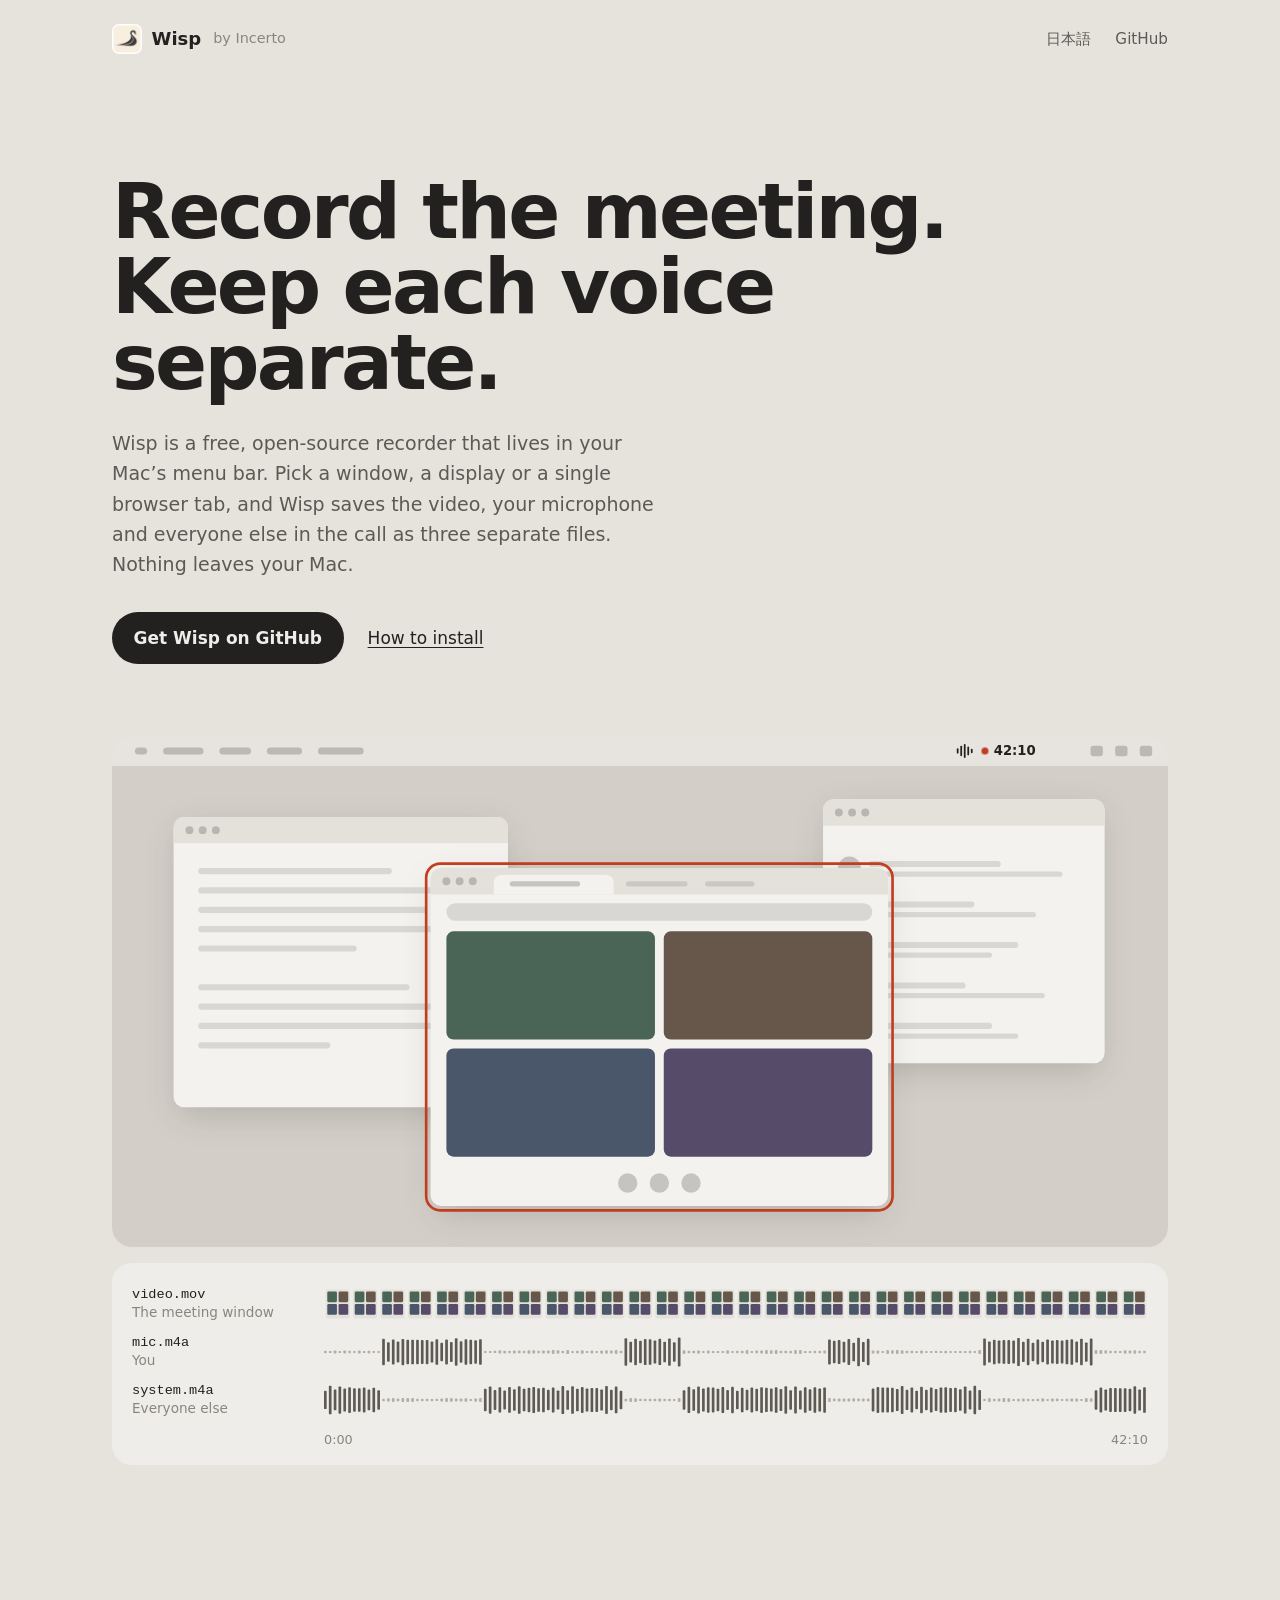
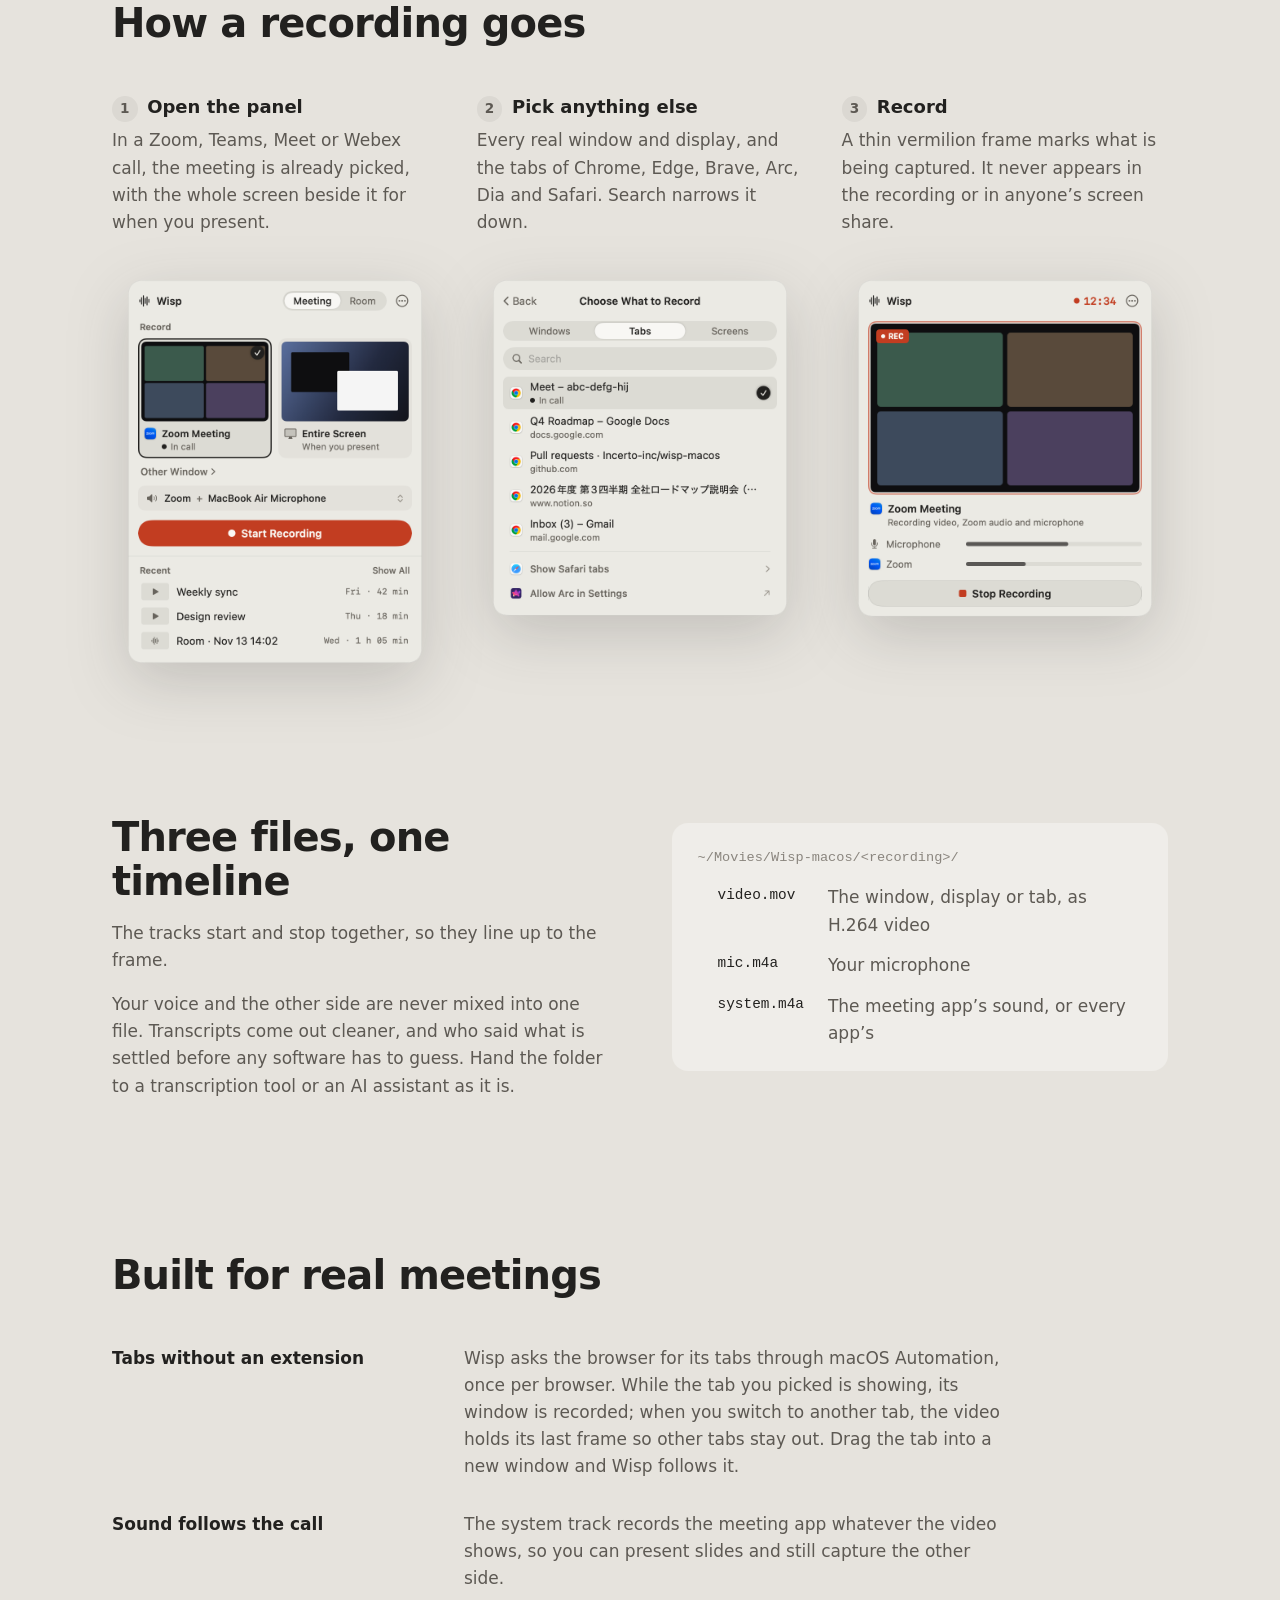
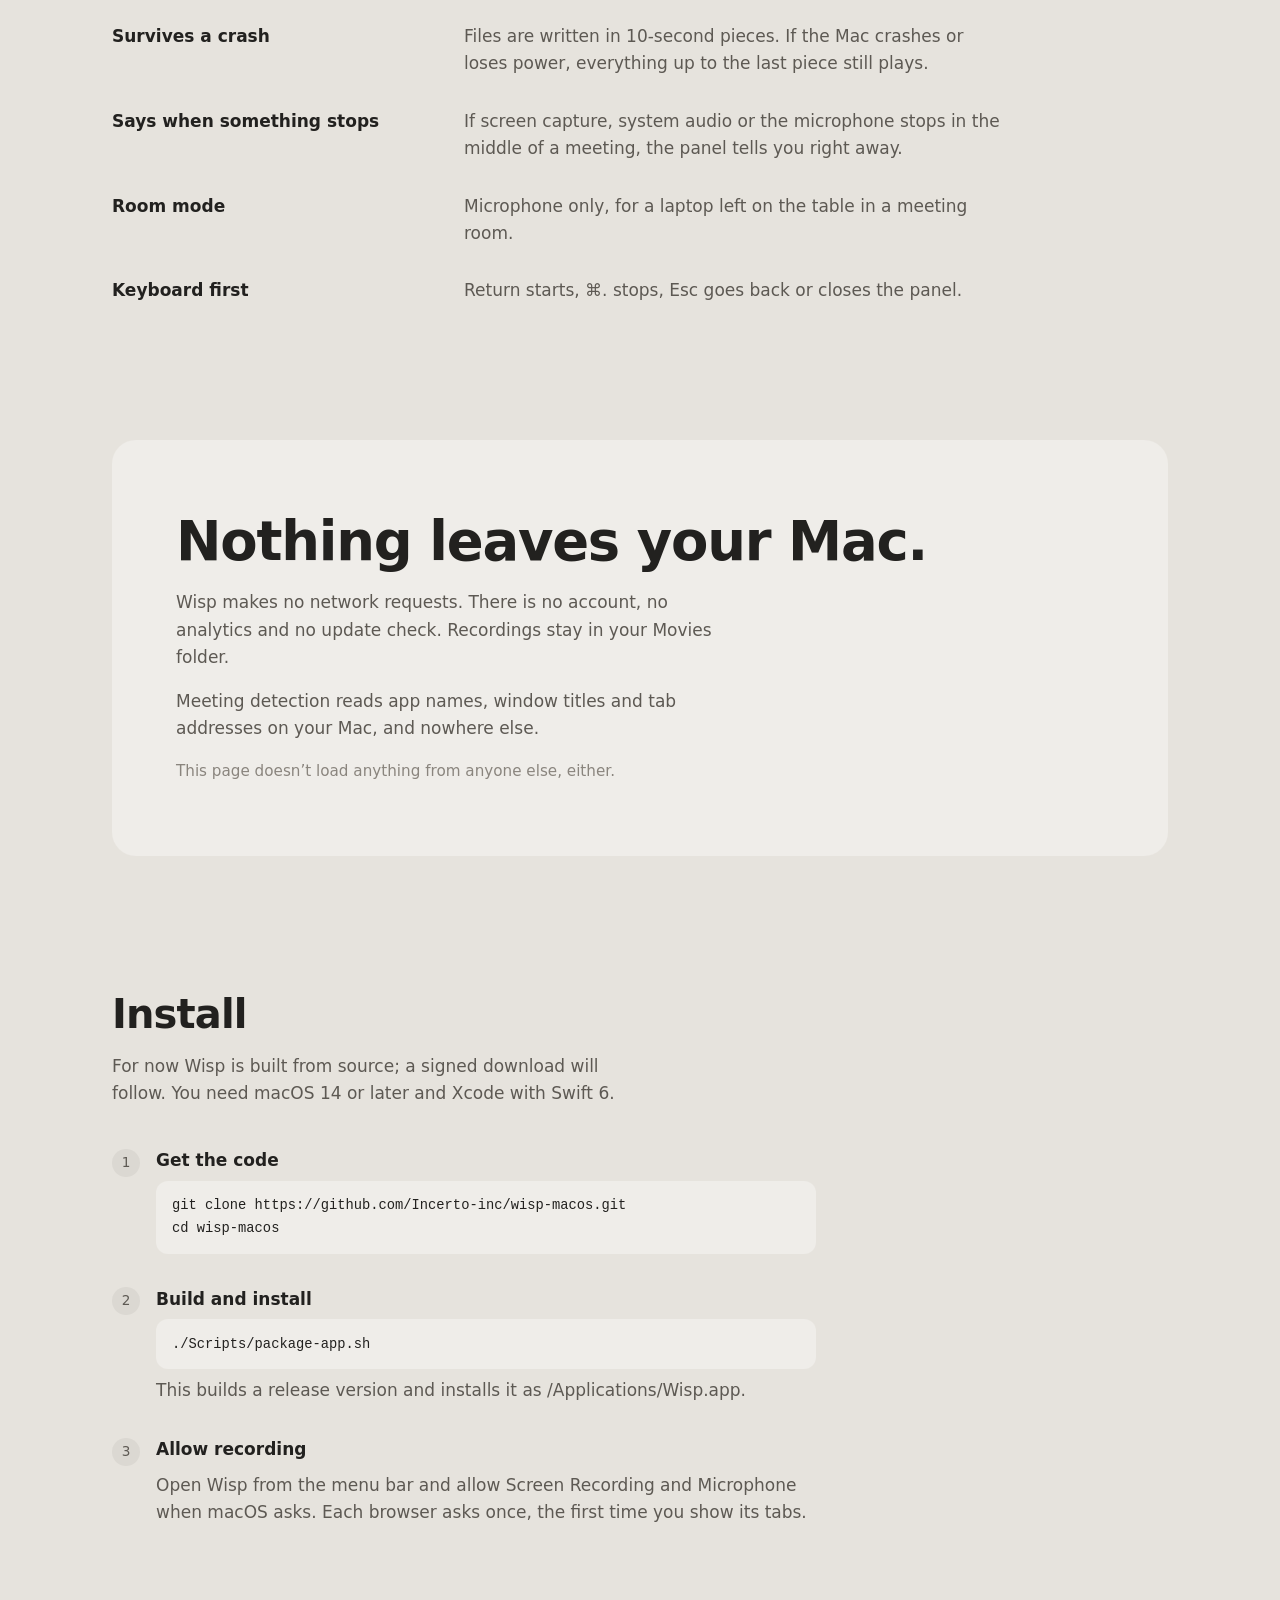
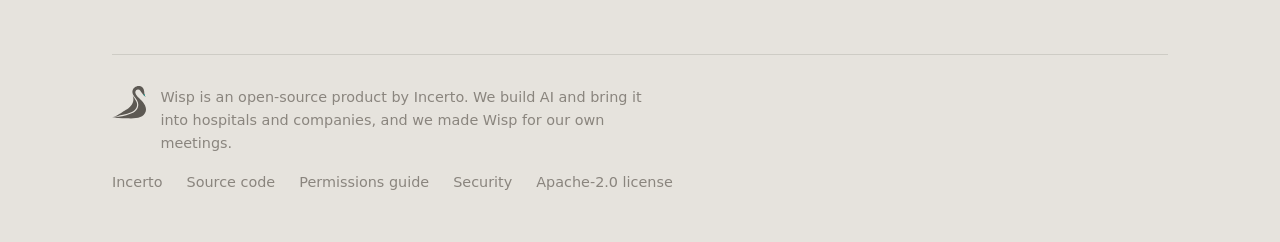
<file: site/index.html>
<!doctype html>
<html lang="en">
<head>
<meta charset="utf-8">
<meta name="viewport" content="width=device-width, initial-scale=1">
<meta name="color-scheme" content="light dark">
<title>Wisp: a meeting recorder that stays on your Mac</title>
<meta name="description" content="Wisp is an open-source macOS menu-bar recorder. Pick a window, a display or one browser tab; it saves the video, your microphone and the other side of the call as three separate files. Nothing leaves your Mac.">
<meta name="author" content="Incerto">
<link rel="icon" href="images/icon-64.png" type="image/png">
<link rel="apple-touch-icon" href="apple-touch-icon.png">
<link rel="alternate" hreflang="en" href="">
<link rel="alternate" hreflang="ja" href="ja/">
<link rel="stylesheet" href="style.css">
</head>
<body>
<header class="site-header wrap">
  <a class="brand" href="./"><img src="images/icon-64.png" width="30" height="30" alt="">Wisp<span class="by">by Incerto</span></a>
  <nav class="site-nav" aria-label="Site">
    <a href="ja/" hreflang="ja">日本語</a>
    <a href="https://github.com/Incerto-inc/wisp-macos">GitHub</a>
  </nav>
</header>
<main>
  <section class="hero wrap">
    <h1>Record the meeting.<br>Keep each voice separate.</h1>
    <p class="lede">Wisp is a free, open-source recorder that lives in your Mac’s menu bar. Pick a window, a display or a single browser tab, and Wisp saves the video, your microphone and everyone else in the call as three separate files. Nothing leaves your Mac.</p>
    <div class="actions">
      <a class="button" href="https://github.com/Incerto-inc/wisp-macos">Get Wisp on GitHub</a>
      <a href="#install">How to install</a>
    </div>
    <div class="recording">
      <div class="stage"><svg viewBox="0 0 1200 580" role="img" aria-label="A Mac desktop with three windows. The browser window holding a video call has a thin vermilion frame around it, and the menu bar shows Wisp recording for 42 minutes."><rect class="d-menubar" x="0" y="0" width="1200" height="34"/><rect class="d-menu" x="26" y="13" width="14" height="8" rx="4"/><rect class="d-menu" x="58" y="13" width="46" height="8" rx="4"/><rect class="d-menu" x="122" y="13" width="36" height="8" rx="4"/><rect class="d-menu" x="176" y="13" width="40" height="8" rx="4"/><rect class="d-menu" x="234" y="13" width="52" height="8" rx="4"/><rect class="d-menu" x="1112" y="11" width="14" height="12" rx="3"/><rect class="d-menu" x="1140" y="11" width="14" height="12" rx="3"/><rect class="d-menu" x="1168" y="11" width="14" height="12" rx="3"/><rect class="d-glyph" x="960" y="14.0" width="2" height="6" rx="1"/><rect class="d-glyph" x="964" y="11.0" width="2" height="12" rx="1"/><rect class="d-glyph" x="968" y="9.0" width="2" height="16" rx="1"/><rect class="d-glyph" x="972" y="12.0" width="2" height="10" rx="1"/><rect class="d-glyph" x="976" y="14.5" width="2" height="5" rx="1"/><circle class="d-rec" cx="992" cy="17" r="4"/><text class="d-time" x="1002" y="22">42:10</text><rect class="d-shadow" x="76" y="106" width="368" height="324" rx="14"/><rect class="d-win" x="70" y="92" width="380" height="330" rx="12"/><path class="d-bar" d="M70 104a12 12 0 0 1 12-12h356a12 12 0 0 1 12 12v18h-380z"/><circle class="d-ink-2" cx="88" cy="107" r="4.5"/><circle class="d-ink-2" cx="103" cy="107" r="4.5"/><circle class="d-ink-2" cx="118" cy="107" r="4.5"/><rect class="d-ink" x="98" y="150" width="220" height="7" rx="3.5"/><rect class="d-ink" x="98" y="172" width="300" height="7" rx="3.5"/><rect class="d-ink" x="98" y="194" width="260" height="7" rx="3.5"/><rect class="d-ink" x="98" y="216" width="290" height="7" rx="3.5"/><rect class="d-ink" x="98" y="238" width="180" height="7" rx="3.5"/><rect class="d-ink" x="98" y="260" width="0" height="7" rx="3.5"/><rect class="d-ink" x="98" y="282" width="240" height="7" rx="3.5"/><rect class="d-ink" x="98" y="304" width="300" height="7" rx="3.5"/><rect class="d-ink" x="98" y="326" width="270" height="7" rx="3.5"/><rect class="d-ink" x="98" y="348" width="150" height="7" rx="3.5"/><rect class="d-shadow" x="814" y="86" width="308" height="294" rx="14"/><rect class="d-win" x="808" y="72" width="320" height="300" rx="12"/><path class="d-bar" d="M808 84a12 12 0 0 1 12-12h296a12 12 0 0 1 12 12v18h-320z"/><circle class="d-ink-2" cx="826" cy="87" r="4.5"/><circle class="d-ink-2" cx="841" cy="87" r="4.5"/><circle class="d-ink-2" cx="856" cy="87" r="4.5"/><circle class="d-ink-2" cx="838" cy="150" r="13"/><rect class="d-ink" x="860" y="142" width="150" height="7" rx="3.5"/><rect class="d-ink" x="860" y="154" width="220" height="6" rx="3"/><circle class="d-ink-2" cx="838" cy="196" r="13"/><rect class="d-ink" x="860" y="188" width="120" height="7" rx="3.5"/><rect class="d-ink" x="860" y="200" width="190" height="6" rx="3"/><circle class="d-ink-2" cx="838" cy="242" r="13"/><rect class="d-ink" x="860" y="234" width="170" height="7" rx="3.5"/><rect class="d-ink" x="860" y="246" width="140" height="6" rx="3"/><circle class="d-ink-2" cx="838" cy="288" r="13"/><rect class="d-ink" x="860" y="280" width="110" height="7" rx="3.5"/><rect class="d-ink" x="860" y="292" width="200" height="6" rx="3"/><circle class="d-ink-2" cx="838" cy="334" r="13"/><rect class="d-ink" x="860" y="326" width="140" height="7" rx="3.5"/><rect class="d-ink" x="860" y="338" width="170" height="6" rx="3"/><rect class="d-shadow" x="368" y="164" width="508" height="378" rx="14"/><rect class="d-win" x="362" y="150" width="520" height="384" rx="12"/><path class="d-bar" d="M362 162a12 12 0 0 1 12-12h496a12 12 0 0 1 12 12v18h-520z"/><circle class="d-ink-2" cx="380" cy="165" r="4.5"/><circle class="d-ink-2" cx="395" cy="165" r="4.5"/><circle class="d-ink-2" cx="410" cy="165" r="4.5"/><path class="d-win" d="M434 180v-14a8 8 0 0 1 8-8h120a8 8 0 0 1 8 8v14z"/><rect class="d-ink-2" x="452" y="165" width="80" height="6" rx="3"/><rect class="d-ink" x="584" y="165" width="70" height="6" rx="3"/><rect class="d-ink" x="674" y="165" width="56" height="6" rx="3"/><rect class="d-ink" x="380" y="190" width="484" height="20" rx="10"/><rect class="f-tile-1" x="380.0" y="222.0" width="237.0" height="123.0" rx="8"/><rect class="f-tile-2" x="627.0" y="222.0" width="237.0" height="123.0" rx="8"/><rect class="f-tile-3" x="380.0" y="355.0" width="237.0" height="123.0" rx="8"/><rect class="f-tile-4" x="627.0" y="355.0" width="237.0" height="123.0" rx="8"/><circle class="d-ink-2" cx="586" cy="508" r="11"/><circle class="d-ink-2" cx="622" cy="508" r="11"/><circle class="d-ink-2" cx="658" cy="508" r="11"/><rect class="frame" pathLength="1" x="357" y="145" width="530" height="394" rx="16"/></svg></div>
      <div class="tracks" role="group" aria-label="The three files Wisp writes, on one timeline">
        <div class="track"><div class="track-name"><code>video.mov</code><span>The meeting window</span></div><div class="lane"><svg viewBox="0 0 1000 40" preserveAspectRatio="none" aria-hidden="true"><rect class="f-frame" x="2.0" y="4" width="29.3" height="32" rx="3"/><rect class="f-tile-1" x="4.0" y="6" width="11.7" height="12" rx="1.5"/><rect class="f-tile-2" x="17.7" y="6" width="11.7" height="12" rx="1.5"/><rect class="f-tile-3" x="4.0" y="20" width="11.7" height="12" rx="1.5"/><rect class="f-tile-4" x="17.7" y="20" width="11.7" height="12" rx="1.5"/><rect class="f-frame" x="35.3" y="4" width="29.3" height="32" rx="3"/><rect class="f-tile-1" x="37.3" y="6" width="11.7" height="12" rx="1.5"/><rect class="f-tile-2" x="51.0" y="6" width="11.7" height="12" rx="1.5"/><rect class="f-tile-3" x="37.3" y="20" width="11.7" height="12" rx="1.5"/><rect class="f-tile-4" x="51.0" y="20" width="11.7" height="12" rx="1.5"/><rect class="f-frame" x="68.7" y="4" width="29.3" height="32" rx="3"/><rect class="f-tile-1" x="70.7" y="6" width="11.7" height="12" rx="1.5"/><rect class="f-tile-2" x="84.3" y="6" width="11.7" height="12" rx="1.5"/><rect class="f-tile-3" x="70.7" y="20" width="11.7" height="12" rx="1.5"/><rect class="f-tile-4" x="84.3" y="20" width="11.7" height="12" rx="1.5"/><rect class="f-frame" x="102.0" y="4" width="29.3" height="32" rx="3"/><rect class="f-tile-1" x="104.0" y="6" width="11.7" height="12" rx="1.5"/><rect class="f-tile-2" x="117.7" y="6" width="11.7" height="12" rx="1.5"/><rect class="f-tile-3" x="104.0" y="20" width="11.7" height="12" rx="1.5"/><rect class="f-tile-4" x="117.7" y="20" width="11.7" height="12" rx="1.5"/><rect class="f-frame" x="135.3" y="4" width="29.3" height="32" rx="3"/><rect class="f-tile-1" x="137.3" y="6" width="11.7" height="12" rx="1.5"/><rect class="f-tile-2" x="151.0" y="6" width="11.7" height="12" rx="1.5"/><rect class="f-tile-3" x="137.3" y="20" width="11.7" height="12" rx="1.5"/><rect class="f-tile-4" x="151.0" y="20" width="11.7" height="12" rx="1.5"/><rect class="f-frame" x="168.7" y="4" width="29.3" height="32" rx="3"/><rect class="f-tile-1" x="170.7" y="6" width="11.7" height="12" rx="1.5"/><rect class="f-tile-2" x="184.3" y="6" width="11.7" height="12" rx="1.5"/><rect class="f-tile-3" x="170.7" y="20" width="11.7" height="12" rx="1.5"/><rect class="f-tile-4" x="184.3" y="20" width="11.7" height="12" rx="1.5"/><rect class="f-frame" x="202.0" y="4" width="29.3" height="32" rx="3"/><rect class="f-tile-1" x="204.0" y="6" width="11.7" height="12" rx="1.5"/><rect class="f-tile-2" x="217.7" y="6" width="11.7" height="12" rx="1.5"/><rect class="f-tile-3" x="204.0" y="20" width="11.7" height="12" rx="1.5"/><rect class="f-tile-4" x="217.7" y="20" width="11.7" height="12" rx="1.5"/><rect class="f-frame" x="235.3" y="4" width="29.3" height="32" rx="3"/><rect class="f-tile-1" x="237.3" y="6" width="11.7" height="12" rx="1.5"/><rect class="f-tile-2" x="251.0" y="6" width="11.7" height="12" rx="1.5"/><rect class="f-tile-3" x="237.3" y="20" width="11.7" height="12" rx="1.5"/><rect class="f-tile-4" x="251.0" y="20" width="11.7" height="12" rx="1.5"/><rect class="f-frame" x="268.7" y="4" width="29.3" height="32" rx="3"/><rect class="f-tile-1" x="270.7" y="6" width="11.7" height="12" rx="1.5"/><rect class="f-tile-2" x="284.3" y="6" width="11.7" height="12" rx="1.5"/><rect class="f-tile-3" x="270.7" y="20" width="11.7" height="12" rx="1.5"/><rect class="f-tile-4" x="284.3" y="20" width="11.7" height="12" rx="1.5"/><rect class="f-frame" x="302.0" y="4" width="29.3" height="32" rx="3"/><rect class="f-tile-1" x="304.0" y="6" width="11.7" height="12" rx="1.5"/><rect class="f-tile-2" x="317.7" y="6" width="11.7" height="12" rx="1.5"/><rect class="f-tile-3" x="304.0" y="20" width="11.7" height="12" rx="1.5"/><rect class="f-tile-4" x="317.7" y="20" width="11.7" height="12" rx="1.5"/><rect class="f-frame" x="335.3" y="4" width="29.3" height="32" rx="3"/><rect class="f-tile-1" x="337.3" y="6" width="11.7" height="12" rx="1.5"/><rect class="f-tile-2" x="351.0" y="6" width="11.7" height="12" rx="1.5"/><rect class="f-tile-3" x="337.3" y="20" width="11.7" height="12" rx="1.5"/><rect class="f-tile-4" x="351.0" y="20" width="11.7" height="12" rx="1.5"/><rect class="f-frame" x="368.7" y="4" width="29.3" height="32" rx="3"/><rect class="f-tile-1" x="370.7" y="6" width="11.7" height="12" rx="1.5"/><rect class="f-tile-2" x="384.3" y="6" width="11.7" height="12" rx="1.5"/><rect class="f-tile-3" x="370.7" y="20" width="11.7" height="12" rx="1.5"/><rect class="f-tile-4" x="384.3" y="20" width="11.7" height="12" rx="1.5"/><rect class="f-frame" x="402.0" y="4" width="29.3" height="32" rx="3"/><rect class="f-tile-1" x="404.0" y="6" width="11.7" height="12" rx="1.5"/><rect class="f-tile-2" x="417.7" y="6" width="11.7" height="12" rx="1.5"/><rect class="f-tile-3" x="404.0" y="20" width="11.7" height="12" rx="1.5"/><rect class="f-tile-4" x="417.7" y="20" width="11.7" height="12" rx="1.5"/><rect class="f-frame" x="435.3" y="4" width="29.3" height="32" rx="3"/><rect class="f-tile-1" x="437.3" y="6" width="11.7" height="12" rx="1.5"/><rect class="f-tile-2" x="451.0" y="6" width="11.7" height="12" rx="1.5"/><rect class="f-tile-3" x="437.3" y="20" width="11.7" height="12" rx="1.5"/><rect class="f-tile-4" x="451.0" y="20" width="11.7" height="12" rx="1.5"/><rect class="f-frame" x="468.7" y="4" width="29.3" height="32" rx="3"/><rect class="f-tile-1" x="470.7" y="6" width="11.7" height="12" rx="1.5"/><rect class="f-tile-2" x="484.3" y="6" width="11.7" height="12" rx="1.5"/><rect class="f-tile-3" x="470.7" y="20" width="11.7" height="12" rx="1.5"/><rect class="f-tile-4" x="484.3" y="20" width="11.7" height="12" rx="1.5"/><rect class="f-frame" x="502.0" y="4" width="29.3" height="32" rx="3"/><rect class="f-tile-1" x="504.0" y="6" width="11.7" height="12" rx="1.5"/><rect class="f-tile-2" x="517.7" y="6" width="11.7" height="12" rx="1.5"/><rect class="f-tile-3" x="504.0" y="20" width="11.7" height="12" rx="1.5"/><rect class="f-tile-4" x="517.7" y="20" width="11.7" height="12" rx="1.5"/><rect class="f-frame" x="535.3" y="4" width="29.3" height="32" rx="3"/><rect class="f-tile-1" x="537.3" y="6" width="11.7" height="12" rx="1.5"/><rect class="f-tile-2" x="551.0" y="6" width="11.7" height="12" rx="1.5"/><rect class="f-tile-3" x="537.3" y="20" width="11.7" height="12" rx="1.5"/><rect class="f-tile-4" x="551.0" y="20" width="11.7" height="12" rx="1.5"/><rect class="f-frame" x="568.7" y="4" width="29.3" height="32" rx="3"/><rect class="f-tile-1" x="570.7" y="6" width="11.7" height="12" rx="1.5"/><rect class="f-tile-2" x="584.3" y="6" width="11.7" height="12" rx="1.5"/><rect class="f-tile-3" x="570.7" y="20" width="11.7" height="12" rx="1.5"/><rect class="f-tile-4" x="584.3" y="20" width="11.7" height="12" rx="1.5"/><rect class="f-frame" x="602.0" y="4" width="29.3" height="32" rx="3"/><rect class="f-tile-1" x="604.0" y="6" width="11.7" height="12" rx="1.5"/><rect class="f-tile-2" x="617.7" y="6" width="11.7" height="12" rx="1.5"/><rect class="f-tile-3" x="604.0" y="20" width="11.7" height="12" rx="1.5"/><rect class="f-tile-4" x="617.7" y="20" width="11.7" height="12" rx="1.5"/><rect class="f-frame" x="635.3" y="4" width="29.3" height="32" rx="3"/><rect class="f-tile-1" x="637.3" y="6" width="11.7" height="12" rx="1.5"/><rect class="f-tile-2" x="651.0" y="6" width="11.7" height="12" rx="1.5"/><rect class="f-tile-3" x="637.3" y="20" width="11.7" height="12" rx="1.5"/><rect class="f-tile-4" x="651.0" y="20" width="11.7" height="12" rx="1.5"/><rect class="f-frame" x="668.7" y="4" width="29.3" height="32" rx="3"/><rect class="f-tile-1" x="670.7" y="6" width="11.7" height="12" rx="1.5"/><rect class="f-tile-2" x="684.3" y="6" width="11.7" height="12" rx="1.5"/><rect class="f-tile-3" x="670.7" y="20" width="11.7" height="12" rx="1.5"/><rect class="f-tile-4" x="684.3" y="20" width="11.7" height="12" rx="1.5"/><rect class="f-frame" x="702.0" y="4" width="29.3" height="32" rx="3"/><rect class="f-tile-1" x="704.0" y="6" width="11.7" height="12" rx="1.5"/><rect class="f-tile-2" x="717.7" y="6" width="11.7" height="12" rx="1.5"/><rect class="f-tile-3" x="704.0" y="20" width="11.7" height="12" rx="1.5"/><rect class="f-tile-4" x="717.7" y="20" width="11.7" height="12" rx="1.5"/><rect class="f-frame" x="735.3" y="4" width="29.3" height="32" rx="3"/><rect class="f-tile-1" x="737.3" y="6" width="11.7" height="12" rx="1.5"/><rect class="f-tile-2" x="751.0" y="6" width="11.7" height="12" rx="1.5"/><rect class="f-tile-3" x="737.3" y="20" width="11.7" height="12" rx="1.5"/><rect class="f-tile-4" x="751.0" y="20" width="11.7" height="12" rx="1.5"/><rect class="f-frame" x="768.7" y="4" width="29.3" height="32" rx="3"/><rect class="f-tile-1" x="770.7" y="6" width="11.7" height="12" rx="1.5"/><rect class="f-tile-2" x="784.3" y="6" width="11.7" height="12" rx="1.5"/><rect class="f-tile-3" x="770.7" y="20" width="11.7" height="12" rx="1.5"/><rect class="f-tile-4" x="784.3" y="20" width="11.7" height="12" rx="1.5"/><rect class="f-frame" x="802.0" y="4" width="29.3" height="32" rx="3"/><rect class="f-tile-1" x="804.0" y="6" width="11.7" height="12" rx="1.5"/><rect class="f-tile-2" x="817.7" y="6" width="11.7" height="12" rx="1.5"/><rect class="f-tile-3" x="804.0" y="20" width="11.7" height="12" rx="1.5"/><rect class="f-tile-4" x="817.7" y="20" width="11.7" height="12" rx="1.5"/><rect class="f-frame" x="835.3" y="4" width="29.3" height="32" rx="3"/><rect class="f-tile-1" x="837.3" y="6" width="11.7" height="12" rx="1.5"/><rect class="f-tile-2" x="851.0" y="6" width="11.7" height="12" rx="1.5"/><rect class="f-tile-3" x="837.3" y="20" width="11.7" height="12" rx="1.5"/><rect class="f-tile-4" x="851.0" y="20" width="11.7" height="12" rx="1.5"/><rect class="f-frame" x="868.7" y="4" width="29.3" height="32" rx="3"/><rect class="f-tile-1" x="870.7" y="6" width="11.7" height="12" rx="1.5"/><rect class="f-tile-2" x="884.3" y="6" width="11.7" height="12" rx="1.5"/><rect class="f-tile-3" x="870.7" y="20" width="11.7" height="12" rx="1.5"/><rect class="f-tile-4" x="884.3" y="20" width="11.7" height="12" rx="1.5"/><rect class="f-frame" x="902.0" y="4" width="29.3" height="32" rx="3"/><rect class="f-tile-1" x="904.0" y="6" width="11.7" height="12" rx="1.5"/><rect class="f-tile-2" x="917.7" y="6" width="11.7" height="12" rx="1.5"/><rect class="f-tile-3" x="904.0" y="20" width="11.7" height="12" rx="1.5"/><rect class="f-tile-4" x="917.7" y="20" width="11.7" height="12" rx="1.5"/><rect class="f-frame" x="935.3" y="4" width="29.3" height="32" rx="3"/><rect class="f-tile-1" x="937.3" y="6" width="11.7" height="12" rx="1.5"/><rect class="f-tile-2" x="951.0" y="6" width="11.7" height="12" rx="1.5"/><rect class="f-tile-3" x="937.3" y="20" width="11.7" height="12" rx="1.5"/><rect class="f-tile-4" x="951.0" y="20" width="11.7" height="12" rx="1.5"/><rect class="f-frame" x="968.7" y="4" width="29.3" height="32" rx="3"/><rect class="f-tile-1" x="970.7" y="6" width="11.7" height="12" rx="1.5"/><rect class="f-tile-2" x="984.3" y="6" width="11.7" height="12" rx="1.5"/><rect class="f-tile-3" x="970.7" y="20" width="11.7" height="12" rx="1.5"/><rect class="f-tile-4" x="984.3" y="20" width="11.7" height="12" rx="1.5"/></svg></div></div><div class="track"><div class="track-name"><code>mic.m4a</code><span>You</span></div><div class="lane"><svg viewBox="0 0 1000 40" preserveAspectRatio="none" aria-hidden="true"><rect class="w-quiet" x="0.0" y="18.6" width="3.24" height="2.8" rx="1"/><rect class="w-quiet" x="5.9" y="18.8" width="3.24" height="2.4" rx="1"/><rect class="w-quiet" x="11.8" y="18.2" width="3.24" height="3.6" rx="1"/><rect class="w-quiet" x="17.6" y="18.9" width="3.24" height="2.2" rx="1"/><rect class="w-quiet" x="23.5" y="18.3" width="3.24" height="3.3" rx="1"/><rect class="w-quiet" x="29.4" y="18.5" width="3.24" height="2.9" rx="1"/><rect class="w-quiet" x="35.3" y="18.9" width="3.24" height="2.1" rx="1"/><rect class="w-quiet" x="41.2" y="18.4" width="3.24" height="3.3" rx="1"/><rect class="w-quiet" x="47.1" y="19.0" width="3.24" height="2.1" rx="1"/><rect class="w-quiet" x="52.9" y="18.5" width="3.24" height="3.1" rx="1"/><rect class="w-quiet" x="58.8" y="18.9" width="3.24" height="2.2" rx="1"/><rect class="w-quiet" x="64.7" y="18.9" width="3.24" height="2.2" rx="1"/><rect class="w-bar" x="70.6" y="5.3" width="3.24" height="29.3" rx="1"/><rect class="w-bar" x="76.5" y="9.3" width="3.24" height="21.5" rx="1"/><rect class="w-bar" x="82.4" y="6.2" width="3.24" height="27.7" rx="1"/><rect class="w-bar" x="88.2" y="8.4" width="3.24" height="23.2" rx="1"/><rect class="w-bar" x="94.1" y="5.5" width="3.24" height="29.1" rx="1"/><rect class="w-bar" x="100.0" y="6.5" width="3.24" height="27.0" rx="1"/><rect class="w-bar" x="105.9" y="6.3" width="3.24" height="27.4" rx="1"/><rect class="w-bar" x="111.8" y="6.4" width="3.24" height="27.2" rx="1"/><rect class="w-bar" x="117.6" y="6.8" width="3.24" height="26.4" rx="1"/><rect class="w-bar" x="123.5" y="6.6" width="3.24" height="26.9" rx="1"/><rect class="w-bar" x="129.4" y="8.2" width="3.24" height="23.6" rx="1"/><rect class="w-bar" x="135.3" y="5.7" width="3.24" height="28.6" rx="1"/><rect class="w-bar" x="141.2" y="9.7" width="3.24" height="20.6" rx="1"/><rect class="w-bar" x="147.1" y="6.1" width="3.24" height="27.8" rx="1"/><rect class="w-bar" x="152.9" y="8.9" width="3.24" height="22.1" rx="1"/><rect class="w-bar" x="158.8" y="4.8" width="3.24" height="30.5" rx="1"/><rect class="w-bar" x="164.7" y="8.0" width="3.24" height="23.9" rx="1"/><rect class="w-bar" x="170.6" y="5.8" width="3.24" height="28.3" rx="1"/><rect class="w-bar" x="176.5" y="6.5" width="3.24" height="27.0" rx="1"/><rect class="w-bar" x="182.4" y="7.0" width="3.24" height="26.0" rx="1"/><rect class="w-bar" x="188.2" y="5.8" width="3.24" height="28.3" rx="1"/><rect class="w-quiet" x="194.1" y="18.9" width="3.24" height="2.2" rx="1"/><rect class="w-quiet" x="200.0" y="18.9" width="3.24" height="2.1" rx="1"/><rect class="w-quiet" x="205.9" y="18.7" width="3.24" height="2.5" rx="1"/><rect class="w-quiet" x="211.8" y="18.1" width="3.24" height="3.7" rx="1"/><rect class="w-quiet" x="217.6" y="18.5" width="3.24" height="3.1" rx="1"/><rect class="w-quiet" x="223.5" y="18.6" width="3.24" height="2.8" rx="1"/><rect class="w-quiet" x="229.4" y="18.3" width="3.24" height="3.5" rx="1"/><rect class="w-quiet" x="235.3" y="18.4" width="3.24" height="3.1" rx="1"/><rect class="w-quiet" x="241.2" y="18.6" width="3.24" height="2.7" rx="1"/><rect class="w-quiet" x="247.1" y="18.0" width="3.24" height="4.0" rx="1"/><rect class="w-quiet" x="252.9" y="18.1" width="3.24" height="3.7" rx="1"/><rect class="w-quiet" x="258.8" y="18.7" width="3.24" height="2.6" rx="1"/><rect class="w-quiet" x="264.7" y="18.3" width="3.24" height="3.4" rx="1"/><rect class="w-quiet" x="270.6" y="18.3" width="3.24" height="3.3" rx="1"/><rect class="w-quiet" x="276.5" y="17.9" width="3.24" height="4.2" rx="1"/><rect class="w-quiet" x="282.4" y="18.1" width="3.24" height="3.8" rx="1"/><rect class="w-quiet" x="288.2" y="18.6" width="3.24" height="2.7" rx="1"/><rect class="w-quiet" x="294.1" y="17.8" width="3.24" height="4.5" rx="1"/><rect class="w-quiet" x="300.0" y="18.9" width="3.24" height="2.3" rx="1"/><rect class="w-quiet" x="305.9" y="18.5" width="3.24" height="3.0" rx="1"/><rect class="w-quiet" x="311.8" y="18.1" width="3.24" height="3.9" rx="1"/><rect class="w-quiet" x="317.6" y="18.8" width="3.24" height="2.4" rx="1"/><rect class="w-quiet" x="323.5" y="18.4" width="3.24" height="3.2" rx="1"/><rect class="w-quiet" x="329.4" y="19.0" width="3.24" height="2.1" rx="1"/><rect class="w-quiet" x="335.3" y="18.2" width="3.24" height="3.7" rx="1"/><rect class="w-quiet" x="341.2" y="18.0" width="3.24" height="3.9" rx="1"/><rect class="w-quiet" x="347.1" y="18.3" width="3.24" height="3.4" rx="1"/><rect class="w-quiet" x="352.9" y="17.9" width="3.24" height="4.2" rx="1"/><rect class="w-quiet" x="358.8" y="18.6" width="3.24" height="2.8" rx="1"/><rect class="w-bar" x="364.7" y="4.8" width="3.24" height="30.4" rx="1"/><rect class="w-bar" x="370.6" y="8.5" width="3.24" height="23.1" rx="1"/><rect class="w-bar" x="376.5" y="5.4" width="3.24" height="29.2" rx="1"/><rect class="w-bar" x="382.4" y="7.5" width="3.24" height="25.0" rx="1"/><rect class="w-bar" x="388.2" y="5.6" width="3.24" height="28.9" rx="1"/><rect class="w-bar" x="394.1" y="5.7" width="3.24" height="28.5" rx="1"/><rect class="w-bar" x="400.0" y="7.1" width="3.24" height="25.8" rx="1"/><rect class="w-bar" x="405.9" y="5.4" width="3.24" height="29.1" rx="1"/><rect class="w-bar" x="411.8" y="8.5" width="3.24" height="23.0" rx="1"/><rect class="w-bar" x="417.6" y="4.9" width="3.24" height="30.3" rx="1"/><rect class="w-bar" x="423.5" y="9.2" width="3.24" height="21.5" rx="1"/><rect class="w-bar" x="429.4" y="4.0" width="3.24" height="32.0" rx="1"/><rect class="w-quiet" x="435.3" y="18.0" width="3.24" height="4.1" rx="1"/><rect class="w-quiet" x="441.2" y="18.6" width="3.24" height="2.7" rx="1"/><rect class="w-quiet" x="447.1" y="18.5" width="3.24" height="3.0" rx="1"/><rect class="w-quiet" x="452.9" y="18.2" width="3.24" height="3.7" rx="1"/><rect class="w-quiet" x="458.8" y="19.0" width="3.24" height="2.1" rx="1"/><rect class="w-quiet" x="464.7" y="18.4" width="3.24" height="3.2" rx="1"/><rect class="w-quiet" x="470.6" y="18.8" width="3.24" height="2.4" rx="1"/><rect class="w-quiet" x="476.5" y="18.9" width="3.24" height="2.3" rx="1"/><rect class="w-quiet" x="482.4" y="18.9" width="3.24" height="2.1" rx="1"/><rect class="w-quiet" x="488.2" y="18.0" width="3.24" height="3.9" rx="1"/><rect class="w-quiet" x="494.1" y="18.8" width="3.24" height="2.3" rx="1"/><rect class="w-quiet" x="500.0" y="18.7" width="3.24" height="2.6" rx="1"/><rect class="w-quiet" x="505.9" y="18.5" width="3.24" height="3.0" rx="1"/><rect class="w-quiet" x="511.8" y="17.9" width="3.24" height="4.2" rx="1"/><rect class="w-quiet" x="517.6" y="18.9" width="3.24" height="2.2" rx="1"/><rect class="w-quiet" x="523.5" y="18.4" width="3.24" height="3.1" rx="1"/><rect class="w-quiet" x="529.4" y="18.3" width="3.24" height="3.4" rx="1"/><rect class="w-quiet" x="535.3" y="17.9" width="3.24" height="4.2" rx="1"/><rect class="w-quiet" x="541.2" y="18.0" width="3.24" height="4.0" rx="1"/><rect class="w-quiet" x="547.1" y="17.9" width="3.24" height="4.2" rx="1"/><rect class="w-quiet" x="552.9" y="18.7" width="3.24" height="2.7" rx="1"/><rect class="w-quiet" x="558.8" y="18.5" width="3.24" height="3.0" rx="1"/><rect class="w-quiet" x="564.7" y="18.6" width="3.24" height="2.9" rx="1"/><rect class="w-quiet" x="570.6" y="17.9" width="3.24" height="4.2" rx="1"/><rect class="w-quiet" x="576.5" y="17.8" width="3.24" height="4.4" rx="1"/><rect class="w-quiet" x="582.4" y="18.8" width="3.24" height="2.4" rx="1"/><rect class="w-quiet" x="588.2" y="18.8" width="3.24" height="2.4" rx="1"/><rect class="w-quiet" x="594.1" y="18.7" width="3.24" height="2.6" rx="1"/><rect class="w-quiet" x="600.0" y="18.7" width="3.24" height="2.6" rx="1"/><rect class="w-quiet" x="605.9" y="18.4" width="3.24" height="3.2" rx="1"/><rect class="w-bar" x="611.8" y="6.1" width="3.24" height="27.8" rx="1"/><rect class="w-bar" x="617.6" y="7.6" width="3.24" height="24.8" rx="1"/><rect class="w-bar" x="623.5" y="6.7" width="3.24" height="26.7" rx="1"/><rect class="w-bar" x="629.4" y="8.5" width="3.24" height="23.1" rx="1"/><rect class="w-bar" x="635.3" y="5.5" width="3.24" height="28.9" rx="1"/><rect class="w-bar" x="641.2" y="9.6" width="3.24" height="20.8" rx="1"/><rect class="w-bar" x="647.1" y="4.1" width="3.24" height="31.7" rx="1"/><rect class="w-bar" x="652.9" y="8.8" width="3.24" height="22.4" rx="1"/><rect class="w-bar" x="658.8" y="5.4" width="3.24" height="29.2" rx="1"/><rect class="w-quiet" x="664.7" y="18.2" width="3.24" height="3.5" rx="1"/><rect class="w-quiet" x="670.6" y="18.2" width="3.24" height="3.7" rx="1"/><rect class="w-quiet" x="676.5" y="18.9" width="3.24" height="2.1" rx="1"/><rect class="w-quiet" x="682.4" y="17.9" width="3.24" height="4.2" rx="1"/><rect class="w-quiet" x="688.2" y="18.0" width="3.24" height="3.9" rx="1"/><rect class="w-quiet" x="694.1" y="17.9" width="3.24" height="4.2" rx="1"/><rect class="w-quiet" x="700.0" y="18.0" width="3.24" height="4.0" rx="1"/><rect class="w-quiet" x="705.9" y="18.5" width="3.24" height="3.0" rx="1"/><rect class="w-quiet" x="711.8" y="18.5" width="3.24" height="3.0" rx="1"/><rect class="w-quiet" x="717.6" y="18.9" width="3.24" height="2.3" rx="1"/><rect class="w-quiet" x="723.5" y="18.2" width="3.24" height="3.6" rx="1"/><rect class="w-quiet" x="729.4" y="18.9" width="3.24" height="2.2" rx="1"/><rect class="w-quiet" x="735.3" y="18.9" width="3.24" height="2.2" rx="1"/><rect class="w-quiet" x="741.2" y="18.7" width="3.24" height="2.5" rx="1"/><rect class="w-quiet" x="747.1" y="18.8" width="3.24" height="2.4" rx="1"/><rect class="w-quiet" x="752.9" y="18.6" width="3.24" height="2.9" rx="1"/><rect class="w-quiet" x="758.8" y="18.9" width="3.24" height="2.1" rx="1"/><rect class="w-quiet" x="764.7" y="19.0" width="3.24" height="2.0" rx="1"/><rect class="w-quiet" x="770.6" y="18.8" width="3.24" height="2.4" rx="1"/><rect class="w-quiet" x="776.5" y="18.9" width="3.24" height="2.3" rx="1"/><rect class="w-quiet" x="782.4" y="18.5" width="3.24" height="2.9" rx="1"/><rect class="w-quiet" x="788.2" y="19.0" width="3.24" height="2.1" rx="1"/><rect class="w-quiet" x="794.1" y="17.9" width="3.24" height="4.2" rx="1"/><rect class="w-bar" x="800.0" y="5.1" width="3.24" height="29.8" rx="1"/><rect class="w-bar" x="805.9" y="8.3" width="3.24" height="23.5" rx="1"/><rect class="w-bar" x="811.8" y="6.4" width="3.24" height="27.3" rx="1"/><rect class="w-bar" x="817.6" y="7.1" width="3.24" height="25.7" rx="1"/><rect class="w-bar" x="823.5" y="6.8" width="3.24" height="26.3" rx="1"/><rect class="w-bar" x="829.4" y="6.8" width="3.24" height="26.4" rx="1"/><rect class="w-bar" x="835.3" y="7.2" width="3.24" height="25.6" rx="1"/><rect class="w-bar" x="841.2" y="4.4" width="3.24" height="31.2" rx="1"/><rect class="w-bar" x="847.1" y="8.7" width="3.24" height="22.5" rx="1"/><rect class="w-bar" x="852.9" y="5.2" width="3.24" height="29.5" rx="1"/><rect class="w-bar" x="858.8" y="9.8" width="3.24" height="20.4" rx="1"/><rect class="w-bar" x="864.7" y="6.1" width="3.24" height="27.7" rx="1"/><rect class="w-bar" x="870.6" y="8.7" width="3.24" height="22.6" rx="1"/><rect class="w-bar" x="876.5" y="6.0" width="3.24" height="27.9" rx="1"/><rect class="w-bar" x="882.4" y="7.1" width="3.24" height="25.8" rx="1"/><rect class="w-bar" x="888.2" y="6.8" width="3.24" height="26.4" rx="1"/><rect class="w-bar" x="894.1" y="7.3" width="3.24" height="25.4" rx="1"/><rect class="w-bar" x="900.0" y="6.4" width="3.24" height="27.3" rx="1"/><rect class="w-bar" x="905.9" y="5.7" width="3.24" height="28.5" rx="1"/><rect class="w-bar" x="911.8" y="8.4" width="3.24" height="23.3" rx="1"/><rect class="w-bar" x="917.6" y="5.2" width="3.24" height="29.5" rx="1"/><rect class="w-bar" x="923.5" y="9.4" width="3.24" height="21.3" rx="1"/><rect class="w-bar" x="929.4" y="5.1" width="3.24" height="29.8" rx="1"/><rect class="w-quiet" x="935.3" y="17.8" width="3.24" height="4.4" rx="1"/><rect class="w-quiet" x="941.2" y="17.9" width="3.24" height="4.2" rx="1"/><rect class="w-quiet" x="947.1" y="18.1" width="3.24" height="3.7" rx="1"/><rect class="w-quiet" x="952.9" y="18.7" width="3.24" height="2.7" rx="1"/><rect class="w-quiet" x="958.8" y="18.5" width="3.24" height="2.9" rx="1"/><rect class="w-quiet" x="964.7" y="18.8" width="3.24" height="2.4" rx="1"/><rect class="w-quiet" x="970.6" y="18.0" width="3.24" height="3.9" rx="1"/><rect class="w-quiet" x="976.5" y="18.3" width="3.24" height="3.3" rx="1"/><rect class="w-quiet" x="982.4" y="18.0" width="3.24" height="3.9" rx="1"/><rect class="w-quiet" x="988.2" y="18.6" width="3.24" height="2.8" rx="1"/><rect class="w-quiet" x="994.1" y="18.7" width="3.24" height="2.6" rx="1"/></svg></div></div><div class="track"><div class="track-name"><code>system.m4a</code><span>Everyone else</span></div><div class="lane"><svg viewBox="0 0 1000 40" preserveAspectRatio="none" aria-hidden="true"><rect class="w-bar" x="0.0" y="9.8" width="3.24" height="20.3" rx="1"/><rect class="w-bar" x="5.9" y="4.1" width="3.24" height="31.8" rx="1"/><rect class="w-bar" x="11.8" y="8.4" width="3.24" height="23.1" rx="1"/><rect class="w-bar" x="17.6" y="4.9" width="3.24" height="30.3" rx="1"/><rect class="w-bar" x="23.5" y="7.2" width="3.24" height="25.7" rx="1"/><rect class="w-bar" x="29.4" y="5.7" width="3.24" height="28.7" rx="1"/><rect class="w-bar" x="35.3" y="7.0" width="3.24" height="26.0" rx="1"/><rect class="w-bar" x="41.2" y="6.9" width="3.24" height="26.1" rx="1"/><rect class="w-bar" x="47.1" y="6.1" width="3.24" height="27.8" rx="1"/><rect class="w-bar" x="52.9" y="8.4" width="3.24" height="23.1" rx="1"/><rect class="w-bar" x="58.8" y="6.4" width="3.24" height="27.2" rx="1"/><rect class="w-bar" x="64.7" y="9.2" width="3.24" height="21.5" rx="1"/><rect class="w-quiet" x="70.6" y="18.7" width="3.24" height="2.6" rx="1"/><rect class="w-quiet" x="76.5" y="18.1" width="3.24" height="3.7" rx="1"/><rect class="w-quiet" x="82.4" y="17.8" width="3.24" height="4.4" rx="1"/><rect class="w-quiet" x="88.2" y="18.4" width="3.24" height="3.1" rx="1"/><rect class="w-quiet" x="94.1" y="17.8" width="3.24" height="4.3" rx="1"/><rect class="w-quiet" x="100.0" y="17.8" width="3.24" height="4.5" rx="1"/><rect class="w-quiet" x="105.9" y="17.8" width="3.24" height="4.4" rx="1"/><rect class="w-quiet" x="111.8" y="18.5" width="3.24" height="2.9" rx="1"/><rect class="w-quiet" x="117.6" y="18.7" width="3.24" height="2.6" rx="1"/><rect class="w-quiet" x="123.5" y="18.7" width="3.24" height="2.6" rx="1"/><rect class="w-quiet" x="129.4" y="18.8" width="3.24" height="2.5" rx="1"/><rect class="w-quiet" x="135.3" y="18.7" width="3.24" height="2.5" rx="1"/><rect class="w-quiet" x="141.2" y="18.2" width="3.24" height="3.6" rx="1"/><rect class="w-quiet" x="147.1" y="17.9" width="3.24" height="4.3" rx="1"/><rect class="w-quiet" x="152.9" y="17.9" width="3.24" height="4.1" rx="1"/><rect class="w-quiet" x="158.8" y="18.4" width="3.24" height="3.2" rx="1"/><rect class="w-quiet" x="164.7" y="18.2" width="3.24" height="3.6" rx="1"/><rect class="w-quiet" x="170.6" y="18.0" width="3.24" height="4.0" rx="1"/><rect class="w-quiet" x="176.5" y="18.9" width="3.24" height="2.2" rx="1"/><rect class="w-quiet" x="182.4" y="18.2" width="3.24" height="3.7" rx="1"/><rect class="w-quiet" x="188.2" y="17.9" width="3.24" height="4.3" rx="1"/><rect class="w-bar" x="194.1" y="7.5" width="3.24" height="24.9" rx="1"/><rect class="w-bar" x="200.0" y="4.9" width="3.24" height="30.3" rx="1"/><rect class="w-bar" x="205.9" y="9.0" width="3.24" height="22.1" rx="1"/><rect class="w-bar" x="211.8" y="5.9" width="3.24" height="28.1" rx="1"/><rect class="w-bar" x="217.6" y="9.5" width="3.24" height="21.0" rx="1"/><rect class="w-bar" x="223.5" y="5.6" width="3.24" height="28.7" rx="1"/><rect class="w-bar" x="229.4" y="8.1" width="3.24" height="23.8" rx="1"/><rect class="w-bar" x="235.3" y="4.7" width="3.24" height="30.7" rx="1"/><rect class="w-bar" x="241.2" y="7.4" width="3.24" height="25.2" rx="1"/><rect class="w-bar" x="247.1" y="6.5" width="3.24" height="27.0" rx="1"/><rect class="w-bar" x="252.9" y="5.6" width="3.24" height="28.9" rx="1"/><rect class="w-bar" x="258.8" y="6.9" width="3.24" height="26.2" rx="1"/><rect class="w-bar" x="264.7" y="6.4" width="3.24" height="27.3" rx="1"/><rect class="w-bar" x="270.6" y="8.6" width="3.24" height="22.8" rx="1"/><rect class="w-bar" x="276.5" y="6.1" width="3.24" height="27.9" rx="1"/><rect class="w-bar" x="282.4" y="9.4" width="3.24" height="21.2" rx="1"/><rect class="w-bar" x="288.2" y="4.5" width="3.24" height="31.1" rx="1"/><rect class="w-bar" x="294.1" y="9.2" width="3.24" height="21.7" rx="1"/><rect class="w-bar" x="300.0" y="4.7" width="3.24" height="30.7" rx="1"/><rect class="w-bar" x="305.9" y="7.4" width="3.24" height="25.2" rx="1"/><rect class="w-bar" x="311.8" y="5.6" width="3.24" height="28.8" rx="1"/><rect class="w-bar" x="317.6" y="7.1" width="3.24" height="25.8" rx="1"/><rect class="w-bar" x="323.5" y="6.6" width="3.24" height="26.8" rx="1"/><rect class="w-bar" x="329.4" y="6.7" width="3.24" height="26.5" rx="1"/><rect class="w-bar" x="335.3" y="8.2" width="3.24" height="23.6" rx="1"/><rect class="w-bar" x="341.2" y="4.4" width="3.24" height="31.1" rx="1"/><rect class="w-bar" x="347.1" y="8.7" width="3.24" height="22.6" rx="1"/><rect class="w-bar" x="352.9" y="5.1" width="3.24" height="29.7" rx="1"/><rect class="w-bar" x="358.8" y="9.7" width="3.24" height="20.6" rx="1"/><rect class="w-quiet" x="364.7" y="18.5" width="3.24" height="3.1" rx="1"/><rect class="w-quiet" x="370.6" y="17.9" width="3.24" height="4.2" rx="1"/><rect class="w-quiet" x="376.5" y="18.0" width="3.24" height="4.1" rx="1"/><rect class="w-quiet" x="382.4" y="18.7" width="3.24" height="2.5" rx="1"/><rect class="w-quiet" x="388.2" y="18.7" width="3.24" height="2.6" rx="1"/><rect class="w-quiet" x="394.1" y="18.6" width="3.24" height="2.7" rx="1"/><rect class="w-quiet" x="400.0" y="18.7" width="3.24" height="2.6" rx="1"/><rect class="w-quiet" x="405.9" y="18.3" width="3.24" height="3.5" rx="1"/><rect class="w-quiet" x="411.8" y="18.7" width="3.24" height="2.6" rx="1"/><rect class="w-quiet" x="417.6" y="18.5" width="3.24" height="3.0" rx="1"/><rect class="w-quiet" x="423.5" y="18.8" width="3.24" height="2.3" rx="1"/><rect class="w-quiet" x="429.4" y="17.9" width="3.24" height="4.3" rx="1"/><rect class="w-bar" x="435.3" y="9.3" width="3.24" height="21.5" rx="1"/><rect class="w-bar" x="441.2" y="5.4" width="3.24" height="29.1" rx="1"/><rect class="w-bar" x="447.1" y="8.0" width="3.24" height="24.0" rx="1"/><rect class="w-bar" x="452.9" y="5.0" width="3.24" height="30.0" rx="1"/><rect class="w-bar" x="458.8" y="7.1" width="3.24" height="25.8" rx="1"/><rect class="w-bar" x="464.7" y="5.8" width="3.24" height="28.3" rx="1"/><rect class="w-bar" x="470.6" y="6.1" width="3.24" height="27.7" rx="1"/><rect class="w-bar" x="476.5" y="7.4" width="3.24" height="25.1" rx="1"/><rect class="w-bar" x="482.4" y="5.5" width="3.24" height="29.0" rx="1"/><rect class="w-bar" x="488.2" y="8.9" width="3.24" height="22.2" rx="1"/><rect class="w-bar" x="494.1" y="5.4" width="3.24" height="29.3" rx="1"/><rect class="w-bar" x="500.0" y="9.8" width="3.24" height="20.4" rx="1"/><rect class="w-bar" x="505.9" y="6.4" width="3.24" height="27.3" rx="1"/><rect class="w-bar" x="511.8" y="8.5" width="3.24" height="22.9" rx="1"/><rect class="w-bar" x="517.6" y="6.2" width="3.24" height="27.6" rx="1"/><rect class="w-bar" x="523.5" y="7.6" width="3.24" height="24.8" rx="1"/><rect class="w-bar" x="529.4" y="5.7" width="3.24" height="28.7" rx="1"/><rect class="w-bar" x="535.3" y="6.5" width="3.24" height="26.9" rx="1"/><rect class="w-bar" x="541.2" y="7.2" width="3.24" height="25.7" rx="1"/><rect class="w-bar" x="547.1" y="5.8" width="3.24" height="28.4" rx="1"/><rect class="w-bar" x="552.9" y="7.9" width="3.24" height="24.2" rx="1"/><rect class="w-bar" x="558.8" y="4.7" width="3.24" height="30.5" rx="1"/><rect class="w-bar" x="564.7" y="9.2" width="3.24" height="21.5" rx="1"/><rect class="w-bar" x="570.6" y="5.0" width="3.24" height="29.9" rx="1"/><rect class="w-bar" x="576.5" y="9.5" width="3.24" height="21.1" rx="1"/><rect class="w-bar" x="582.4" y="5.8" width="3.24" height="28.4" rx="1"/><rect class="w-bar" x="588.2" y="8.0" width="3.24" height="24.0" rx="1"/><rect class="w-bar" x="594.1" y="5.7" width="3.24" height="28.6" rx="1"/><rect class="w-bar" x="600.0" y="7.1" width="3.24" height="25.8" rx="1"/><rect class="w-bar" x="605.9" y="6.0" width="3.24" height="28.1" rx="1"/><rect class="w-quiet" x="611.8" y="17.9" width="3.24" height="4.3" rx="1"/><rect class="w-quiet" x="617.6" y="18.4" width="3.24" height="3.1" rx="1"/><rect class="w-quiet" x="623.5" y="18.2" width="3.24" height="3.5" rx="1"/><rect class="w-quiet" x="629.4" y="18.4" width="3.24" height="3.3" rx="1"/><rect class="w-quiet" x="635.3" y="18.4" width="3.24" height="3.3" rx="1"/><rect class="w-quiet" x="641.2" y="18.1" width="3.24" height="3.7" rx="1"/><rect class="w-quiet" x="647.1" y="18.4" width="3.24" height="3.1" rx="1"/><rect class="w-quiet" x="652.9" y="18.3" width="3.24" height="3.3" rx="1"/><rect class="w-quiet" x="658.8" y="18.4" width="3.24" height="3.2" rx="1"/><rect class="w-bar" x="664.7" y="7.3" width="3.24" height="25.4" rx="1"/><rect class="w-bar" x="670.6" y="5.6" width="3.24" height="28.8" rx="1"/><rect class="w-bar" x="676.5" y="6.2" width="3.24" height="27.6" rx="1"/><rect class="w-bar" x="682.4" y="6.1" width="3.24" height="27.8" rx="1"/><rect class="w-bar" x="688.2" y="6.4" width="3.24" height="27.1" rx="1"/><rect class="w-bar" x="694.1" y="7.7" width="3.24" height="24.6" rx="1"/><rect class="w-bar" x="700.0" y="4.4" width="3.24" height="31.1" rx="1"/><rect class="w-bar" x="705.9" y="8.7" width="3.24" height="22.5" rx="1"/><rect class="w-bar" x="711.8" y="6.0" width="3.24" height="27.9" rx="1"/><rect class="w-bar" x="717.6" y="9.6" width="3.24" height="20.7" rx="1"/><rect class="w-bar" x="723.5" y="5.4" width="3.24" height="29.2" rx="1"/><rect class="w-bar" x="729.4" y="8.7" width="3.24" height="22.6" rx="1"/><rect class="w-bar" x="735.3" y="6.2" width="3.24" height="27.7" rx="1"/><rect class="w-bar" x="741.2" y="7.9" width="3.24" height="24.3" rx="1"/><rect class="w-bar" x="747.1" y="6.0" width="3.24" height="28.1" rx="1"/><rect class="w-bar" x="752.9" y="5.9" width="3.24" height="28.2" rx="1"/><rect class="w-bar" x="758.8" y="6.6" width="3.24" height="26.7" rx="1"/><rect class="w-bar" x="764.7" y="6.4" width="3.24" height="27.2" rx="1"/><rect class="w-bar" x="770.6" y="8.1" width="3.24" height="23.9" rx="1"/><rect class="w-bar" x="776.5" y="4.9" width="3.24" height="30.2" rx="1"/><rect class="w-bar" x="782.4" y="9.5" width="3.24" height="21.0" rx="1"/><rect class="w-bar" x="788.2" y="4.3" width="3.24" height="31.4" rx="1"/><rect class="w-bar" x="794.1" y="8.9" width="3.24" height="22.2" rx="1"/><rect class="w-quiet" x="800.0" y="18.7" width="3.24" height="2.5" rx="1"/><rect class="w-quiet" x="805.9" y="17.8" width="3.24" height="4.4" rx="1"/><rect class="w-quiet" x="811.8" y="18.5" width="3.24" height="3.0" rx="1"/><rect class="w-quiet" x="817.6" y="18.4" width="3.24" height="3.2" rx="1"/><rect class="w-quiet" x="823.5" y="17.8" width="3.24" height="4.5" rx="1"/><rect class="w-quiet" x="829.4" y="18.0" width="3.24" height="4.1" rx="1"/><rect class="w-quiet" x="835.3" y="18.8" width="3.24" height="2.4" rx="1"/><rect class="w-quiet" x="841.2" y="18.5" width="3.24" height="3.1" rx="1"/><rect class="w-quiet" x="847.1" y="18.4" width="3.24" height="3.3" rx="1"/><rect class="w-quiet" x="852.9" y="18.6" width="3.24" height="2.8" rx="1"/><rect class="w-quiet" x="858.8" y="18.8" width="3.24" height="2.5" rx="1"/><rect class="w-quiet" x="864.7" y="18.6" width="3.24" height="2.8" rx="1"/><rect class="w-quiet" x="870.6" y="18.1" width="3.24" height="3.8" rx="1"/><rect class="w-quiet" x="876.5" y="19.0" width="3.24" height="2.0" rx="1"/><rect class="w-quiet" x="882.4" y="18.3" width="3.24" height="3.4" rx="1"/><rect class="w-quiet" x="888.2" y="18.4" width="3.24" height="3.1" rx="1"/><rect class="w-quiet" x="894.1" y="19.0" width="3.24" height="2.0" rx="1"/><rect class="w-quiet" x="900.0" y="18.6" width="3.24" height="2.8" rx="1"/><rect class="w-quiet" x="905.9" y="18.2" width="3.24" height="3.6" rx="1"/><rect class="w-quiet" x="911.8" y="18.4" width="3.24" height="3.3" rx="1"/><rect class="w-quiet" x="917.6" y="18.9" width="3.24" height="2.2" rx="1"/><rect class="w-quiet" x="923.5" y="17.8" width="3.24" height="4.5" rx="1"/><rect class="w-quiet" x="929.4" y="18.0" width="3.24" height="4.0" rx="1"/><rect class="w-bar" x="935.3" y="9.1" width="3.24" height="21.7" rx="1"/><rect class="w-bar" x="941.2" y="6.2" width="3.24" height="27.6" rx="1"/><rect class="w-bar" x="947.1" y="8.3" width="3.24" height="23.4" rx="1"/><rect class="w-bar" x="952.9" y="6.7" width="3.24" height="26.6" rx="1"/><rect class="w-bar" x="958.8" y="6.7" width="3.24" height="26.7" rx="1"/><rect class="w-bar" x="964.7" y="6.9" width="3.24" height="26.3" rx="1"/><rect class="w-bar" x="970.6" y="6.9" width="3.24" height="26.3" rx="1"/><rect class="w-bar" x="976.5" y="7.5" width="3.24" height="25.0" rx="1"/><rect class="w-bar" x="982.4" y="4.7" width="3.24" height="30.6" rx="1"/><rect class="w-bar" x="988.2" y="8.3" width="3.24" height="23.4" rx="1"/><rect class="w-bar" x="994.1" y="5.8" width="3.24" height="28.4" rx="1"/></svg></div></div>
        <div class="ruler" aria-hidden="true"><span></span><div><span>0:00</span><span>42:10</span></div></div>
        <div class="playhead" aria-hidden="true"></div>
      </div>
    </div>
  </section>

  <section class="section wrap" aria-labelledby="tour-h">
    <h2 id="tour-h">How a recording goes</h2>
    <ol class="tour"><li><h3>Open the panel</h3><p>In a Zoom, Teams, Meet or Webex call, the meeting is already picked, with the whole screen beside it for when you present.</p><picture><source srcset="images/panel-ready-dark.png" media="(prefers-color-scheme: dark)"><img src="images/panel-ready-light.png" width="400" height="508" alt="The Wisp panel with the Zoom meeting selected, Entire Screen next to it, and a Start Recording button." loading="lazy"></picture></li><li><h3>Pick anything else</h3><p>Every real window and display, and the tabs of Chrome, Edge, Brave, Arc, Dia and Safari. Search narrows it down.</p><picture><source srcset="images/panel-tabs-dark.png" media="(prefers-color-scheme: dark)"><img src="images/panel-tabs-light.png" width="400" height="451" alt="The picker’s Tabs list: Chrome tabs with their sites, the Meet tab in a call selected." loading="lazy"></picture></li><li><h3>Record</h3><p>A thin vermilion frame marks what is being captured. It never appears in the recording or in anyone’s screen share.</p><picture><source srcset="images/panel-recording-dark.png" media="(prefers-color-scheme: dark)"><img src="images/panel-recording-light.png" width="400" height="452" alt="Recording: a live preview of the meeting, the elapsed time, and level meters for the microphone and the meeting app." loading="lazy"></picture></li></ol>
  </section>

  <section class="section wrap files" aria-labelledby="files-h">
    <div class="prose">
      <h2 id="files-h">Three files, one timeline</h2>
      <p>The tracks start and stop together, so they line up to the frame.</p><p>Your voice and the other side are never mixed into one file. Transcripts come out cleaner, and who said what is settled before any software has to guess. Hand the folder to a transcription tool or an AI assistant as it is.</p>
    </div>
    <div class="listing">
      <p class="path">~/Movies/Wisp-macos/&lt;recording&gt;/</p>
      <dl><dt>video.mov</dt><dd>The window, display or tab, as H.264 video</dd><dt>mic.m4a</dt><dd>Your microphone</dd><dt>system.m4a</dt><dd>The meeting app’s sound, or every app’s</dd></dl>
    </div>
  </section>

  <section class="section wrap" aria-labelledby="details-h">
    <h2 id="details-h">Built for real meetings</h2>
    <dl class="details"><dt>Tabs without an extension</dt><dd>Wisp asks the browser for its tabs through macOS Automation, once per browser. While the tab you picked is showing, its window is recorded; when you switch to another tab, the video holds its last frame so other tabs stay out. Drag the tab into a new window and Wisp follows it.</dd><dt>Sound follows the call</dt><dd>The system track records the meeting app whatever the video shows, so you can present slides and still capture the other side.</dd><dt>Survives a crash</dt><dd>Files are written in 10-second pieces. If the Mac crashes or loses power, everything up to the last piece still plays.</dd><dt>Says when something stops</dt><dd>If screen capture, system audio or the microphone stops in the middle of a meeting, the panel tells you right away.</dd><dt>Room mode</dt><dd>Microphone only, for a laptop left on the table in a meeting room.</dd><dt>Keyboard first</dt><dd>Return starts, ⌘. stops, Esc goes back or closes the panel.</dd></dl>
  </section>

  <section class="section wrap privacy" aria-labelledby="privacy-h">
    <div class="band">
      <h2 id="privacy-h">Nothing leaves your Mac.</h2>
      <p>Wisp makes no network requests. There is no account, no analytics and no update check. Recordings stay in your Movies folder.</p><p>Meeting detection reads app names, window titles and tab addresses on your Mac, and nowhere else.</p>
      <p class="aside">This page doesn’t load anything from anyone else, either.</p>
    </div>
  </section>

  <section class="section wrap" id="install" aria-labelledby="install-h">
    <h2 id="install-h">Install</h2>
    <p>For now Wisp is built from source; a signed download will follow. You need macOS 14 or later and Xcode with Swift 6.</p>
    <ol class="steps"><li><h3>Get the code</h3><pre><code>git clone https://github.com/Incerto-inc/wisp-macos.git
cd wisp-macos</code></pre></li><li><h3>Build and install</h3><pre><code>./Scripts/package-app.sh</code></pre><p>This builds a release version and installs it as /Applications/Wisp.app.</p></li><li><h3>Allow recording</h3><p>Open Wisp from the menu bar and allow Screen Recording and Microphone when macOS asks. Each browser asks once, the first time you show its tabs.</p></li></ol>
  </section>
</main>
<footer class="site-footer wrap">
  <div class="maker"><a class="maker-mark" href="https://www.incerto.tech/" aria-label="Incerto"><svg class="incerto-mark" viewBox="0 0 524.39 500.78" aria-hidden="true"><defs><clipPath id="incerto-beak"><circle cx="507" cy="152" r="30"/></clipPath></defs><path fill="currentColor" d="M0.00 484.65C65.80 486.59 126.66 495.05 219.74 498.94C296.36 502.14 378.67 503.92 435.89 479.95C473.95 464.01 508.68 431.17 519.87 392.07C535.18 338.57 509.45 290.00 475.20 246.60C436.70 197.82 371.98 159.64 361.25 108.62C354.64 77.18 373.90 54.29 400.16 52.66C432.48 50.64 443.52 82.94 462.16 109.64C479.49 134.47 501.28 155.47 518.00 166.65C501.20 130.01 500.81 130.04 495.73 80.52C490.70 31.56 459.33 7.84 428.69 1.64C381.67 -7.87 324.86 24.18 315.77 75.92C310.24 107.41 323.57 134.70 343.36 161.39C373.31 201.77 407.40 232.90 404.99 291.81C402.32 357.00 364.92 393.94 303.96 421.30C275.57 434.04 249.62 442.61 219.76 450.54C131.39 474.00 65.57 478.14 0.00 484.65ZM319.00 147.65C326.65 165.54 331.04 192.52 329.93 211.19C325.65 283.10 273.28 334.08 209.49 371.78C205.24 374.29 203.93 374.98 199.77 377.36C140.30 411.26 92.52 456.62 0.00 484.65C16.44 479.79 34.02 477.80 50.76 473.82C66.33 470.13 81.80 466.02 97.11 461.40C107.94 458.13 118.63 454.26 129.68 451.78C142.68 448.87 155.88 446.86 168.92 444.11C212.53 434.92 256.03 423.19 296.71 404.73C352.84 379.25 393.64 340.13 386.150 273.62C382.96 245.32 370.25 230.20 356.58 206.88C352.57 200.04 349.56 192.64 344.97 186.14C335.62 172.91 325.81 162.77 319.00 147.65Z"/><path fill="#2B9A90" clip-path="url(#incerto-beak)" d="M0.00 484.65C65.80 486.59 126.66 495.05 219.74 498.94C296.36 502.14 378.67 503.92 435.89 479.95C473.95 464.01 508.68 431.17 519.87 392.07C535.18 338.57 509.45 290.00 475.20 246.60C436.70 197.82 371.98 159.64 361.25 108.62C354.64 77.18 373.90 54.29 400.16 52.66C432.48 50.64 443.52 82.94 462.16 109.64C479.49 134.47 501.28 155.47 518.00 166.65C501.20 130.01 500.81 130.04 495.73 80.52C490.70 31.56 459.33 7.84 428.69 1.64C381.67 -7.87 324.86 24.18 315.77 75.92C310.24 107.41 323.57 134.70 343.36 161.39C373.31 201.77 407.40 232.90 404.99 291.81C402.32 357.00 364.92 393.94 303.96 421.30C275.57 434.04 249.62 442.61 219.76 450.54C131.39 474.00 65.57 478.14 0.00 484.65Z"/></svg></a><p>Wisp is an open-source product by Incerto. We build AI and bring it into hospitals and companies, and we made Wisp for our own meetings.</p></div>
  <nav aria-label="Footer"><a href="https://www.incerto.tech/">Incerto</a><a href="https://github.com/Incerto-inc/wisp-macos">Source code</a><a href="https://github.com/Incerto-inc/wisp-macos/blob/main/docs/permissions-howto.md">Permissions guide</a><a href="https://github.com/Incerto-inc/wisp-macos/blob/main/SECURITY.md">Security</a><a href="https://github.com/Incerto-inc/wisp-macos/blob/main/LICENSE">Apache-2.0 license</a></nav>
</footer>
</body>
</html>
</file>
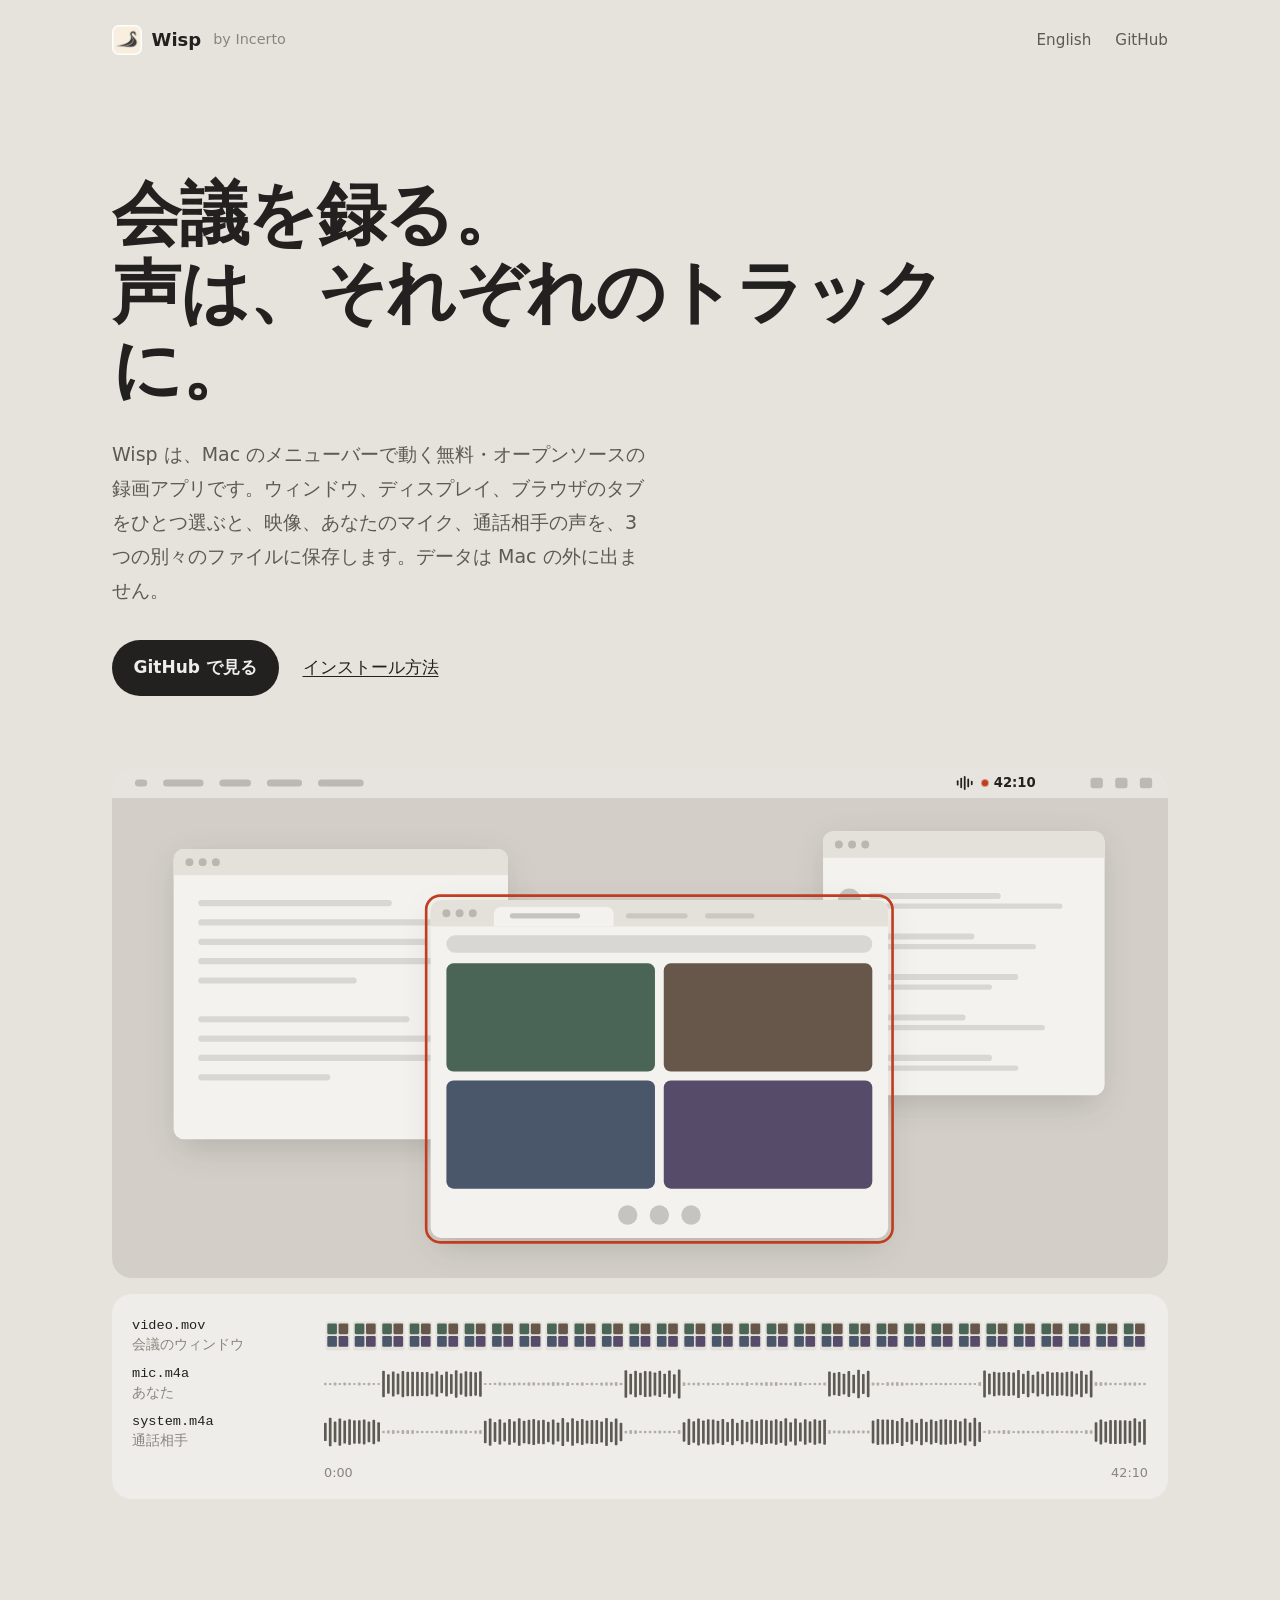
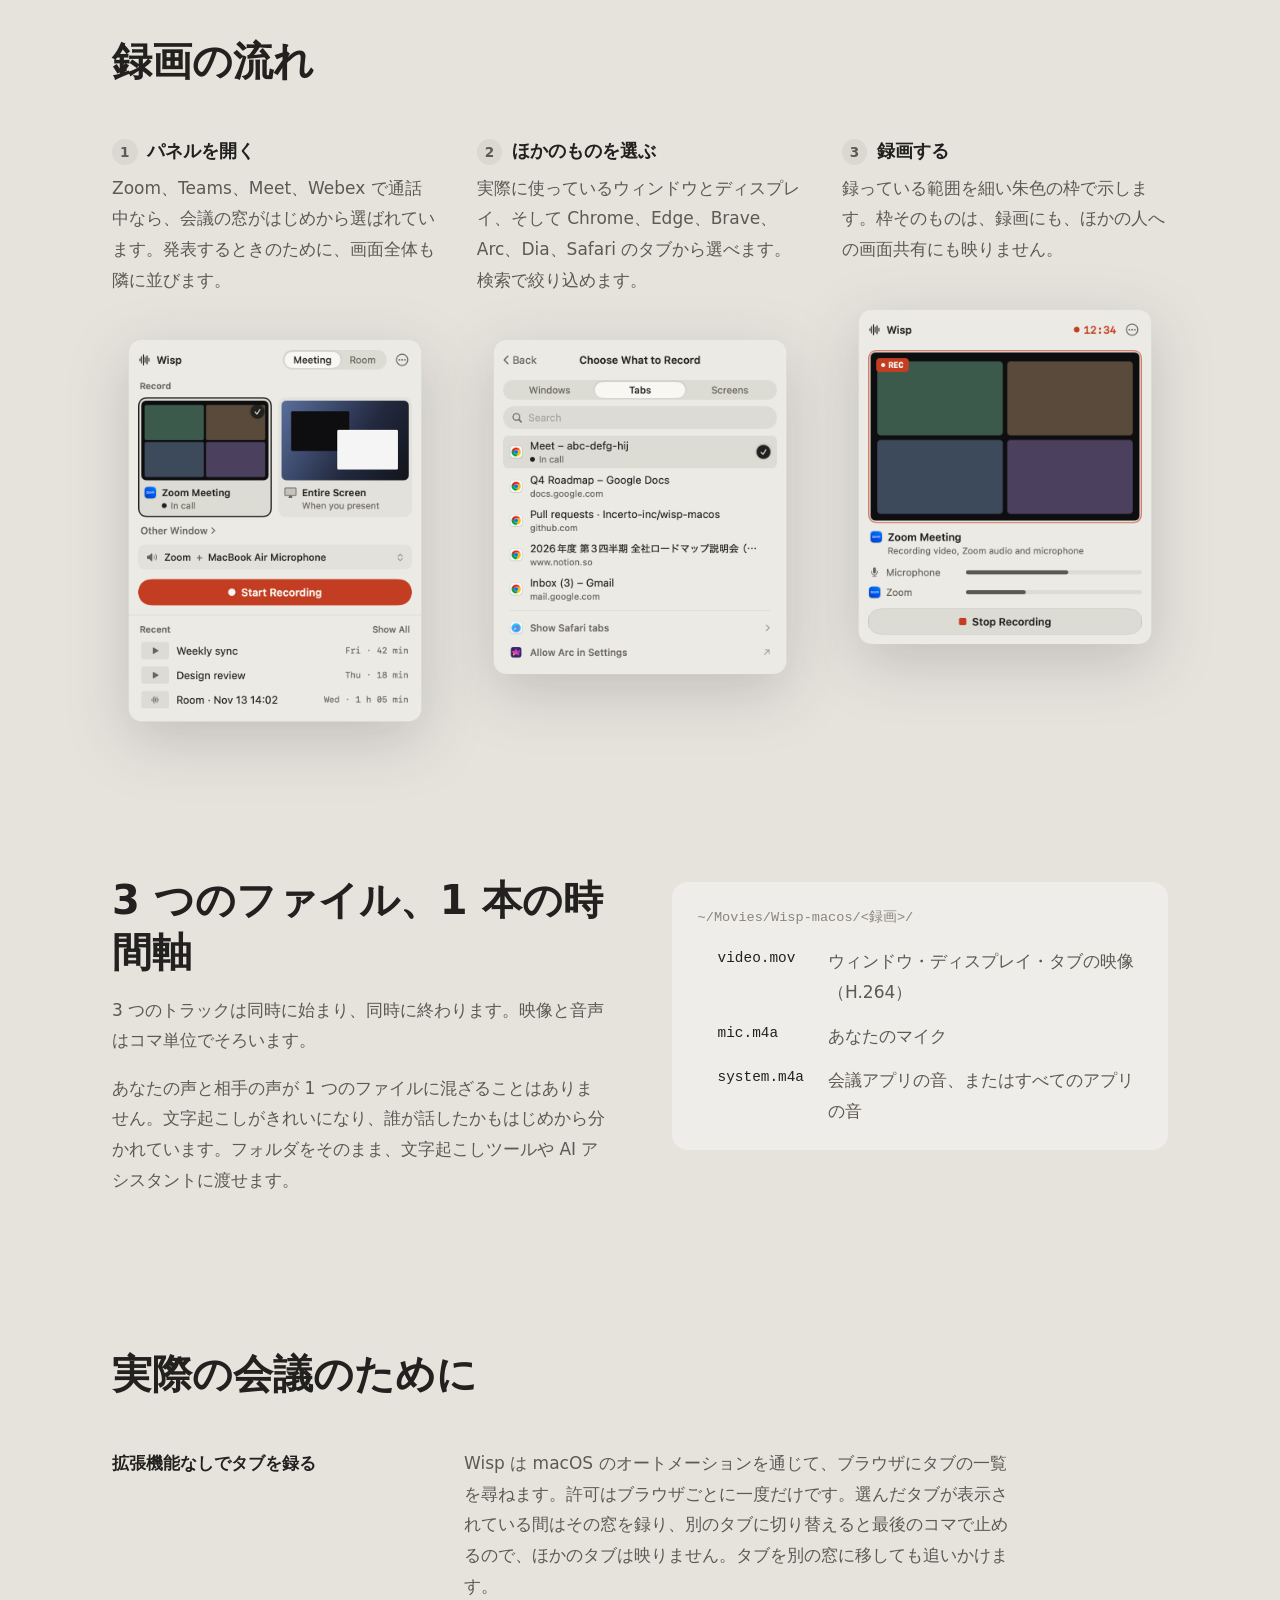
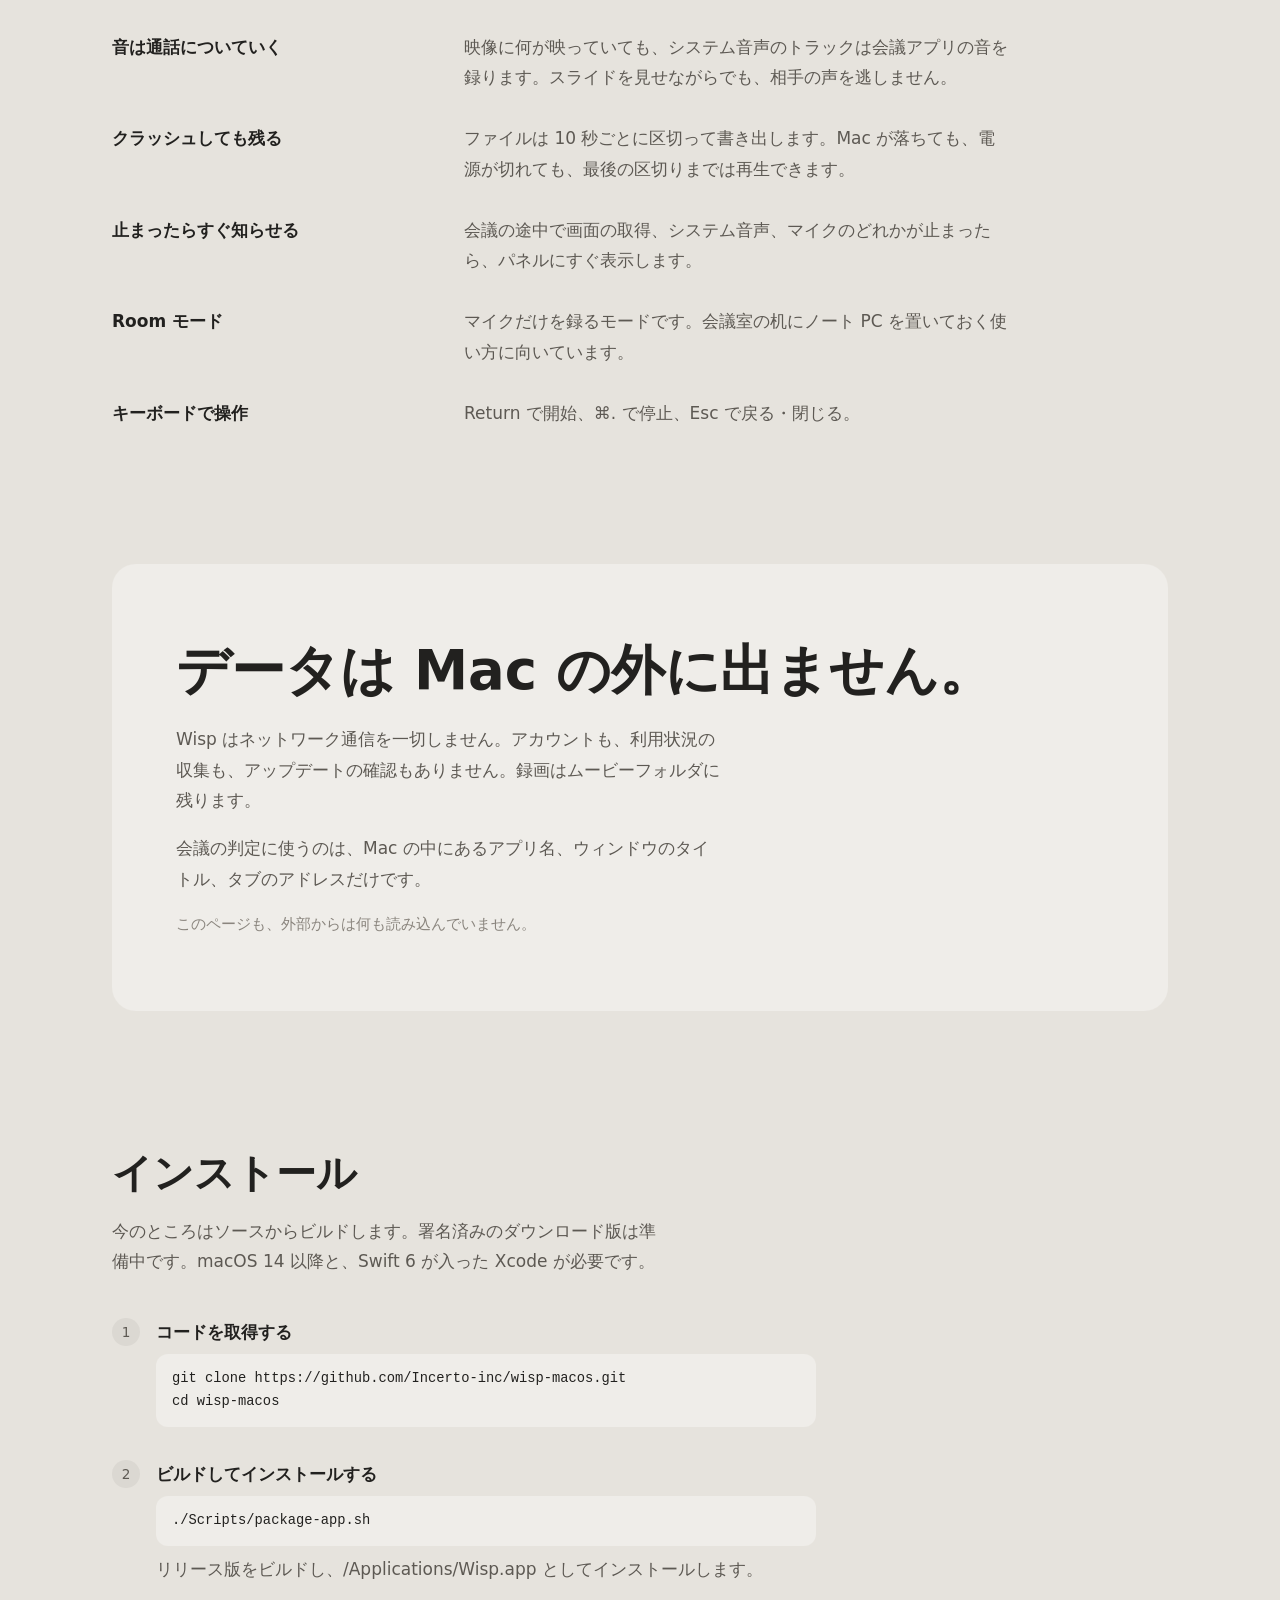
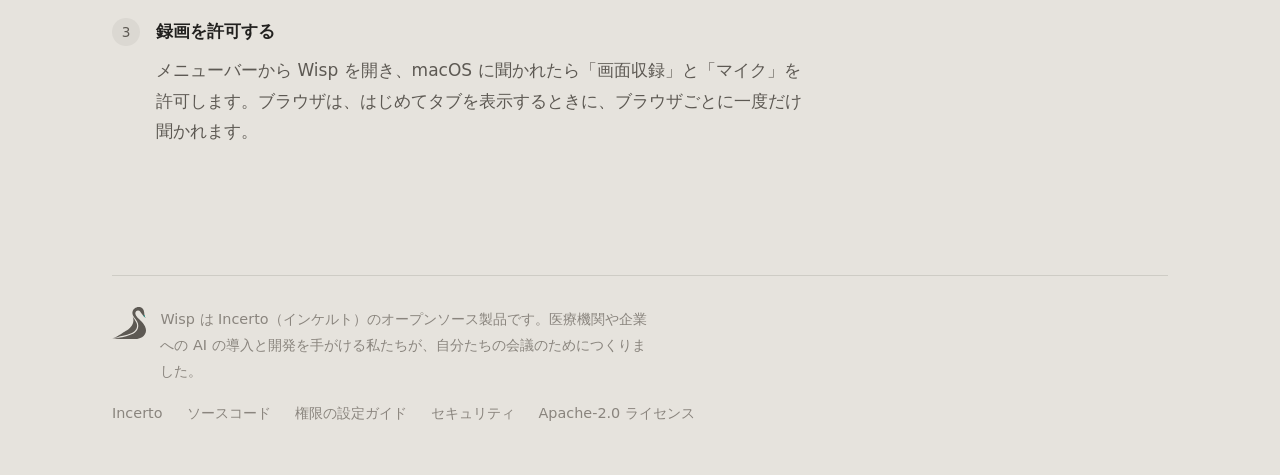
<file: site/ja/index.html>
<!doctype html>
<html lang="ja">
<head>
<meta charset="utf-8">
<meta name="viewport" content="width=device-width, initial-scale=1">
<meta name="color-scheme" content="light dark">
<title>Wisp：Mac の中だけで完結する会議レコーダー</title>
<meta name="description" content="Wisp は Mac のメニューバーで動くオープンソースの録画アプリです。ウィンドウ、ディスプレイ、ブラウザのタブをひとつ選ぶと、映像・マイク・通話相手の声を 3 つの別々のファイルに保存します。データは Mac の外に出ません。">
<meta name="author" content="Incerto">
<link rel="icon" href="../images/icon-64.png" type="image/png">
<link rel="apple-touch-icon" href="../apple-touch-icon.png">
<link rel="alternate" hreflang="en" href="../">
<link rel="alternate" hreflang="ja" href="">
<link rel="stylesheet" href="../style.css">
</head>
<body>
<header class="site-header wrap">
  <a class="brand" href="./"><img src="../images/icon-64.png" width="30" height="30" alt="">Wisp<span class="by">by Incerto</span></a>
  <nav class="site-nav" aria-label="Site">
    <a href="../" hreflang="en">English</a>
    <a href="https://github.com/Incerto-inc/wisp-macos">GitHub</a>
  </nav>
</header>
<main>
  <section class="hero wrap">
    <h1>会議を録る。<br>声は、それぞれのトラックに。</h1>
    <p class="lede">Wisp は、Mac のメニューバーで動く無料・オープンソースの録画アプリです。ウィンドウ、ディスプレイ、ブラウザのタブをひとつ選ぶと、映像、あなたのマイク、通話相手の声を、3 つの別々のファイルに保存します。データは Mac の外に出ません。</p>
    <div class="actions">
      <a class="button" href="https://github.com/Incerto-inc/wisp-macos">GitHub で見る</a>
      <a href="#install">インストール方法</a>
    </div>
    <div class="recording">
      <div class="stage"><svg viewBox="0 0 1200 580" role="img" aria-label="3 つのウィンドウが開いた Mac のデスクトップ。ビデオ通話中のブラウザの窓だけが細い朱色の枠で囲まれ、メニューバーには Wisp が 42 分録画中であることが表示されている。"><rect class="d-menubar" x="0" y="0" width="1200" height="34"/><rect class="d-menu" x="26" y="13" width="14" height="8" rx="4"/><rect class="d-menu" x="58" y="13" width="46" height="8" rx="4"/><rect class="d-menu" x="122" y="13" width="36" height="8" rx="4"/><rect class="d-menu" x="176" y="13" width="40" height="8" rx="4"/><rect class="d-menu" x="234" y="13" width="52" height="8" rx="4"/><rect class="d-menu" x="1112" y="11" width="14" height="12" rx="3"/><rect class="d-menu" x="1140" y="11" width="14" height="12" rx="3"/><rect class="d-menu" x="1168" y="11" width="14" height="12" rx="3"/><rect class="d-glyph" x="960" y="14.0" width="2" height="6" rx="1"/><rect class="d-glyph" x="964" y="11.0" width="2" height="12" rx="1"/><rect class="d-glyph" x="968" y="9.0" width="2" height="16" rx="1"/><rect class="d-glyph" x="972" y="12.0" width="2" height="10" rx="1"/><rect class="d-glyph" x="976" y="14.5" width="2" height="5" rx="1"/><circle class="d-rec" cx="992" cy="17" r="4"/><text class="d-time" x="1002" y="22">42:10</text><rect class="d-shadow" x="76" y="106" width="368" height="324" rx="14"/><rect class="d-win" x="70" y="92" width="380" height="330" rx="12"/><path class="d-bar" d="M70 104a12 12 0 0 1 12-12h356a12 12 0 0 1 12 12v18h-380z"/><circle class="d-ink-2" cx="88" cy="107" r="4.5"/><circle class="d-ink-2" cx="103" cy="107" r="4.5"/><circle class="d-ink-2" cx="118" cy="107" r="4.5"/><rect class="d-ink" x="98" y="150" width="220" height="7" rx="3.5"/><rect class="d-ink" x="98" y="172" width="300" height="7" rx="3.5"/><rect class="d-ink" x="98" y="194" width="260" height="7" rx="3.5"/><rect class="d-ink" x="98" y="216" width="290" height="7" rx="3.5"/><rect class="d-ink" x="98" y="238" width="180" height="7" rx="3.5"/><rect class="d-ink" x="98" y="260" width="0" height="7" rx="3.5"/><rect class="d-ink" x="98" y="282" width="240" height="7" rx="3.5"/><rect class="d-ink" x="98" y="304" width="300" height="7" rx="3.5"/><rect class="d-ink" x="98" y="326" width="270" height="7" rx="3.5"/><rect class="d-ink" x="98" y="348" width="150" height="7" rx="3.5"/><rect class="d-shadow" x="814" y="86" width="308" height="294" rx="14"/><rect class="d-win" x="808" y="72" width="320" height="300" rx="12"/><path class="d-bar" d="M808 84a12 12 0 0 1 12-12h296a12 12 0 0 1 12 12v18h-320z"/><circle class="d-ink-2" cx="826" cy="87" r="4.5"/><circle class="d-ink-2" cx="841" cy="87" r="4.5"/><circle class="d-ink-2" cx="856" cy="87" r="4.5"/><circle class="d-ink-2" cx="838" cy="150" r="13"/><rect class="d-ink" x="860" y="142" width="150" height="7" rx="3.5"/><rect class="d-ink" x="860" y="154" width="220" height="6" rx="3"/><circle class="d-ink-2" cx="838" cy="196" r="13"/><rect class="d-ink" x="860" y="188" width="120" height="7" rx="3.5"/><rect class="d-ink" x="860" y="200" width="190" height="6" rx="3"/><circle class="d-ink-2" cx="838" cy="242" r="13"/><rect class="d-ink" x="860" y="234" width="170" height="7" rx="3.5"/><rect class="d-ink" x="860" y="246" width="140" height="6" rx="3"/><circle class="d-ink-2" cx="838" cy="288" r="13"/><rect class="d-ink" x="860" y="280" width="110" height="7" rx="3.5"/><rect class="d-ink" x="860" y="292" width="200" height="6" rx="3"/><circle class="d-ink-2" cx="838" cy="334" r="13"/><rect class="d-ink" x="860" y="326" width="140" height="7" rx="3.5"/><rect class="d-ink" x="860" y="338" width="170" height="6" rx="3"/><rect class="d-shadow" x="368" y="164" width="508" height="378" rx="14"/><rect class="d-win" x="362" y="150" width="520" height="384" rx="12"/><path class="d-bar" d="M362 162a12 12 0 0 1 12-12h496a12 12 0 0 1 12 12v18h-520z"/><circle class="d-ink-2" cx="380" cy="165" r="4.5"/><circle class="d-ink-2" cx="395" cy="165" r="4.5"/><circle class="d-ink-2" cx="410" cy="165" r="4.5"/><path class="d-win" d="M434 180v-14a8 8 0 0 1 8-8h120a8 8 0 0 1 8 8v14z"/><rect class="d-ink-2" x="452" y="165" width="80" height="6" rx="3"/><rect class="d-ink" x="584" y="165" width="70" height="6" rx="3"/><rect class="d-ink" x="674" y="165" width="56" height="6" rx="3"/><rect class="d-ink" x="380" y="190" width="484" height="20" rx="10"/><rect class="f-tile-1" x="380.0" y="222.0" width="237.0" height="123.0" rx="8"/><rect class="f-tile-2" x="627.0" y="222.0" width="237.0" height="123.0" rx="8"/><rect class="f-tile-3" x="380.0" y="355.0" width="237.0" height="123.0" rx="8"/><rect class="f-tile-4" x="627.0" y="355.0" width="237.0" height="123.0" rx="8"/><circle class="d-ink-2" cx="586" cy="508" r="11"/><circle class="d-ink-2" cx="622" cy="508" r="11"/><circle class="d-ink-2" cx="658" cy="508" r="11"/><rect class="frame" pathLength="1" x="357" y="145" width="530" height="394" rx="16"/></svg></div>
      <div class="tracks" role="group" aria-label="Wisp が書き出す 3 つのファイルと、共通の時間軸">
        <div class="track"><div class="track-name"><code>video.mov</code><span>会議のウィンドウ</span></div><div class="lane"><svg viewBox="0 0 1000 40" preserveAspectRatio="none" aria-hidden="true"><rect class="f-frame" x="2.0" y="4" width="29.3" height="32" rx="3"/><rect class="f-tile-1" x="4.0" y="6" width="11.7" height="12" rx="1.5"/><rect class="f-tile-2" x="17.7" y="6" width="11.7" height="12" rx="1.5"/><rect class="f-tile-3" x="4.0" y="20" width="11.7" height="12" rx="1.5"/><rect class="f-tile-4" x="17.7" y="20" width="11.7" height="12" rx="1.5"/><rect class="f-frame" x="35.3" y="4" width="29.3" height="32" rx="3"/><rect class="f-tile-1" x="37.3" y="6" width="11.7" height="12" rx="1.5"/><rect class="f-tile-2" x="51.0" y="6" width="11.7" height="12" rx="1.5"/><rect class="f-tile-3" x="37.3" y="20" width="11.7" height="12" rx="1.5"/><rect class="f-tile-4" x="51.0" y="20" width="11.7" height="12" rx="1.5"/><rect class="f-frame" x="68.7" y="4" width="29.3" height="32" rx="3"/><rect class="f-tile-1" x="70.7" y="6" width="11.7" height="12" rx="1.5"/><rect class="f-tile-2" x="84.3" y="6" width="11.7" height="12" rx="1.5"/><rect class="f-tile-3" x="70.7" y="20" width="11.7" height="12" rx="1.5"/><rect class="f-tile-4" x="84.3" y="20" width="11.7" height="12" rx="1.5"/><rect class="f-frame" x="102.0" y="4" width="29.3" height="32" rx="3"/><rect class="f-tile-1" x="104.0" y="6" width="11.7" height="12" rx="1.5"/><rect class="f-tile-2" x="117.7" y="6" width="11.7" height="12" rx="1.5"/><rect class="f-tile-3" x="104.0" y="20" width="11.7" height="12" rx="1.5"/><rect class="f-tile-4" x="117.7" y="20" width="11.7" height="12" rx="1.5"/><rect class="f-frame" x="135.3" y="4" width="29.3" height="32" rx="3"/><rect class="f-tile-1" x="137.3" y="6" width="11.7" height="12" rx="1.5"/><rect class="f-tile-2" x="151.0" y="6" width="11.7" height="12" rx="1.5"/><rect class="f-tile-3" x="137.3" y="20" width="11.7" height="12" rx="1.5"/><rect class="f-tile-4" x="151.0" y="20" width="11.7" height="12" rx="1.5"/><rect class="f-frame" x="168.7" y="4" width="29.3" height="32" rx="3"/><rect class="f-tile-1" x="170.7" y="6" width="11.7" height="12" rx="1.5"/><rect class="f-tile-2" x="184.3" y="6" width="11.7" height="12" rx="1.5"/><rect class="f-tile-3" x="170.7" y="20" width="11.7" height="12" rx="1.5"/><rect class="f-tile-4" x="184.3" y="20" width="11.7" height="12" rx="1.5"/><rect class="f-frame" x="202.0" y="4" width="29.3" height="32" rx="3"/><rect class="f-tile-1" x="204.0" y="6" width="11.7" height="12" rx="1.5"/><rect class="f-tile-2" x="217.7" y="6" width="11.7" height="12" rx="1.5"/><rect class="f-tile-3" x="204.0" y="20" width="11.7" height="12" rx="1.5"/><rect class="f-tile-4" x="217.7" y="20" width="11.7" height="12" rx="1.5"/><rect class="f-frame" x="235.3" y="4" width="29.3" height="32" rx="3"/><rect class="f-tile-1" x="237.3" y="6" width="11.7" height="12" rx="1.5"/><rect class="f-tile-2" x="251.0" y="6" width="11.7" height="12" rx="1.5"/><rect class="f-tile-3" x="237.3" y="20" width="11.7" height="12" rx="1.5"/><rect class="f-tile-4" x="251.0" y="20" width="11.7" height="12" rx="1.5"/><rect class="f-frame" x="268.7" y="4" width="29.3" height="32" rx="3"/><rect class="f-tile-1" x="270.7" y="6" width="11.7" height="12" rx="1.5"/><rect class="f-tile-2" x="284.3" y="6" width="11.7" height="12" rx="1.5"/><rect class="f-tile-3" x="270.7" y="20" width="11.7" height="12" rx="1.5"/><rect class="f-tile-4" x="284.3" y="20" width="11.7" height="12" rx="1.5"/><rect class="f-frame" x="302.0" y="4" width="29.3" height="32" rx="3"/><rect class="f-tile-1" x="304.0" y="6" width="11.7" height="12" rx="1.5"/><rect class="f-tile-2" x="317.7" y="6" width="11.7" height="12" rx="1.5"/><rect class="f-tile-3" x="304.0" y="20" width="11.7" height="12" rx="1.5"/><rect class="f-tile-4" x="317.7" y="20" width="11.7" height="12" rx="1.5"/><rect class="f-frame" x="335.3" y="4" width="29.3" height="32" rx="3"/><rect class="f-tile-1" x="337.3" y="6" width="11.7" height="12" rx="1.5"/><rect class="f-tile-2" x="351.0" y="6" width="11.7" height="12" rx="1.5"/><rect class="f-tile-3" x="337.3" y="20" width="11.7" height="12" rx="1.5"/><rect class="f-tile-4" x="351.0" y="20" width="11.7" height="12" rx="1.5"/><rect class="f-frame" x="368.7" y="4" width="29.3" height="32" rx="3"/><rect class="f-tile-1" x="370.7" y="6" width="11.7" height="12" rx="1.5"/><rect class="f-tile-2" x="384.3" y="6" width="11.7" height="12" rx="1.5"/><rect class="f-tile-3" x="370.7" y="20" width="11.7" height="12" rx="1.5"/><rect class="f-tile-4" x="384.3" y="20" width="11.7" height="12" rx="1.5"/><rect class="f-frame" x="402.0" y="4" width="29.3" height="32" rx="3"/><rect class="f-tile-1" x="404.0" y="6" width="11.7" height="12" rx="1.5"/><rect class="f-tile-2" x="417.7" y="6" width="11.7" height="12" rx="1.5"/><rect class="f-tile-3" x="404.0" y="20" width="11.7" height="12" rx="1.5"/><rect class="f-tile-4" x="417.7" y="20" width="11.7" height="12" rx="1.5"/><rect class="f-frame" x="435.3" y="4" width="29.3" height="32" rx="3"/><rect class="f-tile-1" x="437.3" y="6" width="11.7" height="12" rx="1.5"/><rect class="f-tile-2" x="451.0" y="6" width="11.7" height="12" rx="1.5"/><rect class="f-tile-3" x="437.3" y="20" width="11.7" height="12" rx="1.5"/><rect class="f-tile-4" x="451.0" y="20" width="11.7" height="12" rx="1.5"/><rect class="f-frame" x="468.7" y="4" width="29.3" height="32" rx="3"/><rect class="f-tile-1" x="470.7" y="6" width="11.7" height="12" rx="1.5"/><rect class="f-tile-2" x="484.3" y="6" width="11.7" height="12" rx="1.5"/><rect class="f-tile-3" x="470.7" y="20" width="11.7" height="12" rx="1.5"/><rect class="f-tile-4" x="484.3" y="20" width="11.7" height="12" rx="1.5"/><rect class="f-frame" x="502.0" y="4" width="29.3" height="32" rx="3"/><rect class="f-tile-1" x="504.0" y="6" width="11.7" height="12" rx="1.5"/><rect class="f-tile-2" x="517.7" y="6" width="11.7" height="12" rx="1.5"/><rect class="f-tile-3" x="504.0" y="20" width="11.7" height="12" rx="1.5"/><rect class="f-tile-4" x="517.7" y="20" width="11.7" height="12" rx="1.5"/><rect class="f-frame" x="535.3" y="4" width="29.3" height="32" rx="3"/><rect class="f-tile-1" x="537.3" y="6" width="11.7" height="12" rx="1.5"/><rect class="f-tile-2" x="551.0" y="6" width="11.7" height="12" rx="1.5"/><rect class="f-tile-3" x="537.3" y="20" width="11.7" height="12" rx="1.5"/><rect class="f-tile-4" x="551.0" y="20" width="11.7" height="12" rx="1.5"/><rect class="f-frame" x="568.7" y="4" width="29.3" height="32" rx="3"/><rect class="f-tile-1" x="570.7" y="6" width="11.7" height="12" rx="1.5"/><rect class="f-tile-2" x="584.3" y="6" width="11.7" height="12" rx="1.5"/><rect class="f-tile-3" x="570.7" y="20" width="11.7" height="12" rx="1.5"/><rect class="f-tile-4" x="584.3" y="20" width="11.7" height="12" rx="1.5"/><rect class="f-frame" x="602.0" y="4" width="29.3" height="32" rx="3"/><rect class="f-tile-1" x="604.0" y="6" width="11.7" height="12" rx="1.5"/><rect class="f-tile-2" x="617.7" y="6" width="11.7" height="12" rx="1.5"/><rect class="f-tile-3" x="604.0" y="20" width="11.7" height="12" rx="1.5"/><rect class="f-tile-4" x="617.7" y="20" width="11.7" height="12" rx="1.5"/><rect class="f-frame" x="635.3" y="4" width="29.3" height="32" rx="3"/><rect class="f-tile-1" x="637.3" y="6" width="11.7" height="12" rx="1.5"/><rect class="f-tile-2" x="651.0" y="6" width="11.7" height="12" rx="1.5"/><rect class="f-tile-3" x="637.3" y="20" width="11.7" height="12" rx="1.5"/><rect class="f-tile-4" x="651.0" y="20" width="11.7" height="12" rx="1.5"/><rect class="f-frame" x="668.7" y="4" width="29.3" height="32" rx="3"/><rect class="f-tile-1" x="670.7" y="6" width="11.7" height="12" rx="1.5"/><rect class="f-tile-2" x="684.3" y="6" width="11.7" height="12" rx="1.5"/><rect class="f-tile-3" x="670.7" y="20" width="11.7" height="12" rx="1.5"/><rect class="f-tile-4" x="684.3" y="20" width="11.7" height="12" rx="1.5"/><rect class="f-frame" x="702.0" y="4" width="29.3" height="32" rx="3"/><rect class="f-tile-1" x="704.0" y="6" width="11.7" height="12" rx="1.5"/><rect class="f-tile-2" x="717.7" y="6" width="11.7" height="12" rx="1.5"/><rect class="f-tile-3" x="704.0" y="20" width="11.7" height="12" rx="1.5"/><rect class="f-tile-4" x="717.7" y="20" width="11.7" height="12" rx="1.5"/><rect class="f-frame" x="735.3" y="4" width="29.3" height="32" rx="3"/><rect class="f-tile-1" x="737.3" y="6" width="11.7" height="12" rx="1.5"/><rect class="f-tile-2" x="751.0" y="6" width="11.7" height="12" rx="1.5"/><rect class="f-tile-3" x="737.3" y="20" width="11.7" height="12" rx="1.5"/><rect class="f-tile-4" x="751.0" y="20" width="11.7" height="12" rx="1.5"/><rect class="f-frame" x="768.7" y="4" width="29.3" height="32" rx="3"/><rect class="f-tile-1" x="770.7" y="6" width="11.7" height="12" rx="1.5"/><rect class="f-tile-2" x="784.3" y="6" width="11.7" height="12" rx="1.5"/><rect class="f-tile-3" x="770.7" y="20" width="11.7" height="12" rx="1.5"/><rect class="f-tile-4" x="784.3" y="20" width="11.7" height="12" rx="1.5"/><rect class="f-frame" x="802.0" y="4" width="29.3" height="32" rx="3"/><rect class="f-tile-1" x="804.0" y="6" width="11.7" height="12" rx="1.5"/><rect class="f-tile-2" x="817.7" y="6" width="11.7" height="12" rx="1.5"/><rect class="f-tile-3" x="804.0" y="20" width="11.7" height="12" rx="1.5"/><rect class="f-tile-4" x="817.7" y="20" width="11.7" height="12" rx="1.5"/><rect class="f-frame" x="835.3" y="4" width="29.3" height="32" rx="3"/><rect class="f-tile-1" x="837.3" y="6" width="11.7" height="12" rx="1.5"/><rect class="f-tile-2" x="851.0" y="6" width="11.7" height="12" rx="1.5"/><rect class="f-tile-3" x="837.3" y="20" width="11.7" height="12" rx="1.5"/><rect class="f-tile-4" x="851.0" y="20" width="11.7" height="12" rx="1.5"/><rect class="f-frame" x="868.7" y="4" width="29.3" height="32" rx="3"/><rect class="f-tile-1" x="870.7" y="6" width="11.7" height="12" rx="1.5"/><rect class="f-tile-2" x="884.3" y="6" width="11.7" height="12" rx="1.5"/><rect class="f-tile-3" x="870.7" y="20" width="11.7" height="12" rx="1.5"/><rect class="f-tile-4" x="884.3" y="20" width="11.7" height="12" rx="1.5"/><rect class="f-frame" x="902.0" y="4" width="29.3" height="32" rx="3"/><rect class="f-tile-1" x="904.0" y="6" width="11.7" height="12" rx="1.5"/><rect class="f-tile-2" x="917.7" y="6" width="11.7" height="12" rx="1.5"/><rect class="f-tile-3" x="904.0" y="20" width="11.7" height="12" rx="1.5"/><rect class="f-tile-4" x="917.7" y="20" width="11.7" height="12" rx="1.5"/><rect class="f-frame" x="935.3" y="4" width="29.3" height="32" rx="3"/><rect class="f-tile-1" x="937.3" y="6" width="11.7" height="12" rx="1.5"/><rect class="f-tile-2" x="951.0" y="6" width="11.7" height="12" rx="1.5"/><rect class="f-tile-3" x="937.3" y="20" width="11.7" height="12" rx="1.5"/><rect class="f-tile-4" x="951.0" y="20" width="11.7" height="12" rx="1.5"/><rect class="f-frame" x="968.7" y="4" width="29.3" height="32" rx="3"/><rect class="f-tile-1" x="970.7" y="6" width="11.7" height="12" rx="1.5"/><rect class="f-tile-2" x="984.3" y="6" width="11.7" height="12" rx="1.5"/><rect class="f-tile-3" x="970.7" y="20" width="11.7" height="12" rx="1.5"/><rect class="f-tile-4" x="984.3" y="20" width="11.7" height="12" rx="1.5"/></svg></div></div><div class="track"><div class="track-name"><code>mic.m4a</code><span>あなた</span></div><div class="lane"><svg viewBox="0 0 1000 40" preserveAspectRatio="none" aria-hidden="true"><rect class="w-quiet" x="0.0" y="18.6" width="3.24" height="2.8" rx="1"/><rect class="w-quiet" x="5.9" y="18.8" width="3.24" height="2.4" rx="1"/><rect class="w-quiet" x="11.8" y="18.2" width="3.24" height="3.6" rx="1"/><rect class="w-quiet" x="17.6" y="18.9" width="3.24" height="2.2" rx="1"/><rect class="w-quiet" x="23.5" y="18.3" width="3.24" height="3.3" rx="1"/><rect class="w-quiet" x="29.4" y="18.5" width="3.24" height="2.9" rx="1"/><rect class="w-quiet" x="35.3" y="18.9" width="3.24" height="2.1" rx="1"/><rect class="w-quiet" x="41.2" y="18.4" width="3.24" height="3.3" rx="1"/><rect class="w-quiet" x="47.1" y="19.0" width="3.24" height="2.1" rx="1"/><rect class="w-quiet" x="52.9" y="18.5" width="3.24" height="3.1" rx="1"/><rect class="w-quiet" x="58.8" y="18.9" width="3.24" height="2.2" rx="1"/><rect class="w-quiet" x="64.7" y="18.9" width="3.24" height="2.2" rx="1"/><rect class="w-bar" x="70.6" y="5.3" width="3.24" height="29.3" rx="1"/><rect class="w-bar" x="76.5" y="9.3" width="3.24" height="21.5" rx="1"/><rect class="w-bar" x="82.4" y="6.2" width="3.24" height="27.7" rx="1"/><rect class="w-bar" x="88.2" y="8.4" width="3.24" height="23.2" rx="1"/><rect class="w-bar" x="94.1" y="5.5" width="3.24" height="29.1" rx="1"/><rect class="w-bar" x="100.0" y="6.5" width="3.24" height="27.0" rx="1"/><rect class="w-bar" x="105.9" y="6.3" width="3.24" height="27.4" rx="1"/><rect class="w-bar" x="111.8" y="6.4" width="3.24" height="27.2" rx="1"/><rect class="w-bar" x="117.6" y="6.8" width="3.24" height="26.4" rx="1"/><rect class="w-bar" x="123.5" y="6.6" width="3.24" height="26.9" rx="1"/><rect class="w-bar" x="129.4" y="8.2" width="3.24" height="23.6" rx="1"/><rect class="w-bar" x="135.3" y="5.7" width="3.24" height="28.6" rx="1"/><rect class="w-bar" x="141.2" y="9.7" width="3.24" height="20.6" rx="1"/><rect class="w-bar" x="147.1" y="6.1" width="3.24" height="27.8" rx="1"/><rect class="w-bar" x="152.9" y="8.9" width="3.24" height="22.1" rx="1"/><rect class="w-bar" x="158.8" y="4.8" width="3.24" height="30.5" rx="1"/><rect class="w-bar" x="164.7" y="8.0" width="3.24" height="23.9" rx="1"/><rect class="w-bar" x="170.6" y="5.8" width="3.24" height="28.3" rx="1"/><rect class="w-bar" x="176.5" y="6.5" width="3.24" height="27.0" rx="1"/><rect class="w-bar" x="182.4" y="7.0" width="3.24" height="26.0" rx="1"/><rect class="w-bar" x="188.2" y="5.8" width="3.24" height="28.3" rx="1"/><rect class="w-quiet" x="194.1" y="18.9" width="3.24" height="2.2" rx="1"/><rect class="w-quiet" x="200.0" y="18.9" width="3.24" height="2.1" rx="1"/><rect class="w-quiet" x="205.9" y="18.7" width="3.24" height="2.5" rx="1"/><rect class="w-quiet" x="211.8" y="18.1" width="3.24" height="3.7" rx="1"/><rect class="w-quiet" x="217.6" y="18.5" width="3.24" height="3.1" rx="1"/><rect class="w-quiet" x="223.5" y="18.6" width="3.24" height="2.8" rx="1"/><rect class="w-quiet" x="229.4" y="18.3" width="3.24" height="3.5" rx="1"/><rect class="w-quiet" x="235.3" y="18.4" width="3.24" height="3.1" rx="1"/><rect class="w-quiet" x="241.2" y="18.6" width="3.24" height="2.7" rx="1"/><rect class="w-quiet" x="247.1" y="18.0" width="3.24" height="4.0" rx="1"/><rect class="w-quiet" x="252.9" y="18.1" width="3.24" height="3.7" rx="1"/><rect class="w-quiet" x="258.8" y="18.7" width="3.24" height="2.6" rx="1"/><rect class="w-quiet" x="264.7" y="18.3" width="3.24" height="3.4" rx="1"/><rect class="w-quiet" x="270.6" y="18.3" width="3.24" height="3.3" rx="1"/><rect class="w-quiet" x="276.5" y="17.9" width="3.24" height="4.2" rx="1"/><rect class="w-quiet" x="282.4" y="18.1" width="3.24" height="3.8" rx="1"/><rect class="w-quiet" x="288.2" y="18.6" width="3.24" height="2.7" rx="1"/><rect class="w-quiet" x="294.1" y="17.8" width="3.24" height="4.5" rx="1"/><rect class="w-quiet" x="300.0" y="18.9" width="3.24" height="2.3" rx="1"/><rect class="w-quiet" x="305.9" y="18.5" width="3.24" height="3.0" rx="1"/><rect class="w-quiet" x="311.8" y="18.1" width="3.24" height="3.9" rx="1"/><rect class="w-quiet" x="317.6" y="18.8" width="3.24" height="2.4" rx="1"/><rect class="w-quiet" x="323.5" y="18.4" width="3.24" height="3.2" rx="1"/><rect class="w-quiet" x="329.4" y="19.0" width="3.24" height="2.1" rx="1"/><rect class="w-quiet" x="335.3" y="18.2" width="3.24" height="3.7" rx="1"/><rect class="w-quiet" x="341.2" y="18.0" width="3.24" height="3.9" rx="1"/><rect class="w-quiet" x="347.1" y="18.3" width="3.24" height="3.4" rx="1"/><rect class="w-quiet" x="352.9" y="17.9" width="3.24" height="4.2" rx="1"/><rect class="w-quiet" x="358.8" y="18.6" width="3.24" height="2.8" rx="1"/><rect class="w-bar" x="364.7" y="4.8" width="3.24" height="30.4" rx="1"/><rect class="w-bar" x="370.6" y="8.5" width="3.24" height="23.1" rx="1"/><rect class="w-bar" x="376.5" y="5.4" width="3.24" height="29.2" rx="1"/><rect class="w-bar" x="382.4" y="7.5" width="3.24" height="25.0" rx="1"/><rect class="w-bar" x="388.2" y="5.6" width="3.24" height="28.9" rx="1"/><rect class="w-bar" x="394.1" y="5.7" width="3.24" height="28.5" rx="1"/><rect class="w-bar" x="400.0" y="7.1" width="3.24" height="25.8" rx="1"/><rect class="w-bar" x="405.9" y="5.4" width="3.24" height="29.1" rx="1"/><rect class="w-bar" x="411.8" y="8.5" width="3.24" height="23.0" rx="1"/><rect class="w-bar" x="417.6" y="4.9" width="3.24" height="30.3" rx="1"/><rect class="w-bar" x="423.5" y="9.2" width="3.24" height="21.5" rx="1"/><rect class="w-bar" x="429.4" y="4.0" width="3.24" height="32.0" rx="1"/><rect class="w-quiet" x="435.3" y="18.0" width="3.24" height="4.1" rx="1"/><rect class="w-quiet" x="441.2" y="18.6" width="3.24" height="2.7" rx="1"/><rect class="w-quiet" x="447.1" y="18.5" width="3.24" height="3.0" rx="1"/><rect class="w-quiet" x="452.9" y="18.2" width="3.24" height="3.7" rx="1"/><rect class="w-quiet" x="458.8" y="19.0" width="3.24" height="2.1" rx="1"/><rect class="w-quiet" x="464.7" y="18.4" width="3.24" height="3.2" rx="1"/><rect class="w-quiet" x="470.6" y="18.8" width="3.24" height="2.4" rx="1"/><rect class="w-quiet" x="476.5" y="18.9" width="3.24" height="2.3" rx="1"/><rect class="w-quiet" x="482.4" y="18.9" width="3.24" height="2.1" rx="1"/><rect class="w-quiet" x="488.2" y="18.0" width="3.24" height="3.9" rx="1"/><rect class="w-quiet" x="494.1" y="18.8" width="3.24" height="2.3" rx="1"/><rect class="w-quiet" x="500.0" y="18.7" width="3.24" height="2.6" rx="1"/><rect class="w-quiet" x="505.9" y="18.5" width="3.24" height="3.0" rx="1"/><rect class="w-quiet" x="511.8" y="17.9" width="3.24" height="4.2" rx="1"/><rect class="w-quiet" x="517.6" y="18.9" width="3.24" height="2.2" rx="1"/><rect class="w-quiet" x="523.5" y="18.4" width="3.24" height="3.1" rx="1"/><rect class="w-quiet" x="529.4" y="18.3" width="3.24" height="3.4" rx="1"/><rect class="w-quiet" x="535.3" y="17.9" width="3.24" height="4.2" rx="1"/><rect class="w-quiet" x="541.2" y="18.0" width="3.24" height="4.0" rx="1"/><rect class="w-quiet" x="547.1" y="17.9" width="3.24" height="4.2" rx="1"/><rect class="w-quiet" x="552.9" y="18.7" width="3.24" height="2.7" rx="1"/><rect class="w-quiet" x="558.8" y="18.5" width="3.24" height="3.0" rx="1"/><rect class="w-quiet" x="564.7" y="18.6" width="3.24" height="2.9" rx="1"/><rect class="w-quiet" x="570.6" y="17.9" width="3.24" height="4.2" rx="1"/><rect class="w-quiet" x="576.5" y="17.8" width="3.24" height="4.4" rx="1"/><rect class="w-quiet" x="582.4" y="18.8" width="3.24" height="2.4" rx="1"/><rect class="w-quiet" x="588.2" y="18.8" width="3.24" height="2.4" rx="1"/><rect class="w-quiet" x="594.1" y="18.7" width="3.24" height="2.6" rx="1"/><rect class="w-quiet" x="600.0" y="18.7" width="3.24" height="2.6" rx="1"/><rect class="w-quiet" x="605.9" y="18.4" width="3.24" height="3.2" rx="1"/><rect class="w-bar" x="611.8" y="6.1" width="3.24" height="27.8" rx="1"/><rect class="w-bar" x="617.6" y="7.6" width="3.24" height="24.8" rx="1"/><rect class="w-bar" x="623.5" y="6.7" width="3.24" height="26.7" rx="1"/><rect class="w-bar" x="629.4" y="8.5" width="3.24" height="23.1" rx="1"/><rect class="w-bar" x="635.3" y="5.5" width="3.24" height="28.9" rx="1"/><rect class="w-bar" x="641.2" y="9.6" width="3.24" height="20.8" rx="1"/><rect class="w-bar" x="647.1" y="4.1" width="3.24" height="31.7" rx="1"/><rect class="w-bar" x="652.9" y="8.8" width="3.24" height="22.4" rx="1"/><rect class="w-bar" x="658.8" y="5.4" width="3.24" height="29.2" rx="1"/><rect class="w-quiet" x="664.7" y="18.2" width="3.24" height="3.5" rx="1"/><rect class="w-quiet" x="670.6" y="18.2" width="3.24" height="3.7" rx="1"/><rect class="w-quiet" x="676.5" y="18.9" width="3.24" height="2.1" rx="1"/><rect class="w-quiet" x="682.4" y="17.9" width="3.24" height="4.2" rx="1"/><rect class="w-quiet" x="688.2" y="18.0" width="3.24" height="3.9" rx="1"/><rect class="w-quiet" x="694.1" y="17.9" width="3.24" height="4.2" rx="1"/><rect class="w-quiet" x="700.0" y="18.0" width="3.24" height="4.0" rx="1"/><rect class="w-quiet" x="705.9" y="18.5" width="3.24" height="3.0" rx="1"/><rect class="w-quiet" x="711.8" y="18.5" width="3.24" height="3.0" rx="1"/><rect class="w-quiet" x="717.6" y="18.9" width="3.24" height="2.3" rx="1"/><rect class="w-quiet" x="723.5" y="18.2" width="3.24" height="3.6" rx="1"/><rect class="w-quiet" x="729.4" y="18.9" width="3.24" height="2.2" rx="1"/><rect class="w-quiet" x="735.3" y="18.9" width="3.24" height="2.2" rx="1"/><rect class="w-quiet" x="741.2" y="18.7" width="3.24" height="2.5" rx="1"/><rect class="w-quiet" x="747.1" y="18.8" width="3.24" height="2.4" rx="1"/><rect class="w-quiet" x="752.9" y="18.6" width="3.24" height="2.9" rx="1"/><rect class="w-quiet" x="758.8" y="18.9" width="3.24" height="2.1" rx="1"/><rect class="w-quiet" x="764.7" y="19.0" width="3.24" height="2.0" rx="1"/><rect class="w-quiet" x="770.6" y="18.8" width="3.24" height="2.4" rx="1"/><rect class="w-quiet" x="776.5" y="18.9" width="3.24" height="2.3" rx="1"/><rect class="w-quiet" x="782.4" y="18.5" width="3.24" height="2.9" rx="1"/><rect class="w-quiet" x="788.2" y="19.0" width="3.24" height="2.1" rx="1"/><rect class="w-quiet" x="794.1" y="17.9" width="3.24" height="4.2" rx="1"/><rect class="w-bar" x="800.0" y="5.1" width="3.24" height="29.8" rx="1"/><rect class="w-bar" x="805.9" y="8.3" width="3.24" height="23.5" rx="1"/><rect class="w-bar" x="811.8" y="6.4" width="3.24" height="27.3" rx="1"/><rect class="w-bar" x="817.6" y="7.1" width="3.24" height="25.7" rx="1"/><rect class="w-bar" x="823.5" y="6.8" width="3.24" height="26.3" rx="1"/><rect class="w-bar" x="829.4" y="6.8" width="3.24" height="26.4" rx="1"/><rect class="w-bar" x="835.3" y="7.2" width="3.24" height="25.6" rx="1"/><rect class="w-bar" x="841.2" y="4.4" width="3.24" height="31.2" rx="1"/><rect class="w-bar" x="847.1" y="8.7" width="3.24" height="22.5" rx="1"/><rect class="w-bar" x="852.9" y="5.2" width="3.24" height="29.5" rx="1"/><rect class="w-bar" x="858.8" y="9.8" width="3.24" height="20.4" rx="1"/><rect class="w-bar" x="864.7" y="6.1" width="3.24" height="27.7" rx="1"/><rect class="w-bar" x="870.6" y="8.7" width="3.24" height="22.6" rx="1"/><rect class="w-bar" x="876.5" y="6.0" width="3.24" height="27.9" rx="1"/><rect class="w-bar" x="882.4" y="7.1" width="3.24" height="25.8" rx="1"/><rect class="w-bar" x="888.2" y="6.8" width="3.24" height="26.4" rx="1"/><rect class="w-bar" x="894.1" y="7.3" width="3.24" height="25.4" rx="1"/><rect class="w-bar" x="900.0" y="6.4" width="3.24" height="27.3" rx="1"/><rect class="w-bar" x="905.9" y="5.7" width="3.24" height="28.5" rx="1"/><rect class="w-bar" x="911.8" y="8.4" width="3.24" height="23.3" rx="1"/><rect class="w-bar" x="917.6" y="5.2" width="3.24" height="29.5" rx="1"/><rect class="w-bar" x="923.5" y="9.4" width="3.24" height="21.3" rx="1"/><rect class="w-bar" x="929.4" y="5.1" width="3.24" height="29.8" rx="1"/><rect class="w-quiet" x="935.3" y="17.8" width="3.24" height="4.4" rx="1"/><rect class="w-quiet" x="941.2" y="17.9" width="3.24" height="4.2" rx="1"/><rect class="w-quiet" x="947.1" y="18.1" width="3.24" height="3.7" rx="1"/><rect class="w-quiet" x="952.9" y="18.7" width="3.24" height="2.7" rx="1"/><rect class="w-quiet" x="958.8" y="18.5" width="3.24" height="2.9" rx="1"/><rect class="w-quiet" x="964.7" y="18.8" width="3.24" height="2.4" rx="1"/><rect class="w-quiet" x="970.6" y="18.0" width="3.24" height="3.9" rx="1"/><rect class="w-quiet" x="976.5" y="18.3" width="3.24" height="3.3" rx="1"/><rect class="w-quiet" x="982.4" y="18.0" width="3.24" height="3.9" rx="1"/><rect class="w-quiet" x="988.2" y="18.6" width="3.24" height="2.8" rx="1"/><rect class="w-quiet" x="994.1" y="18.7" width="3.24" height="2.6" rx="1"/></svg></div></div><div class="track"><div class="track-name"><code>system.m4a</code><span>通話相手</span></div><div class="lane"><svg viewBox="0 0 1000 40" preserveAspectRatio="none" aria-hidden="true"><rect class="w-bar" x="0.0" y="9.8" width="3.24" height="20.3" rx="1"/><rect class="w-bar" x="5.9" y="4.1" width="3.24" height="31.8" rx="1"/><rect class="w-bar" x="11.8" y="8.4" width="3.24" height="23.1" rx="1"/><rect class="w-bar" x="17.6" y="4.9" width="3.24" height="30.3" rx="1"/><rect class="w-bar" x="23.5" y="7.2" width="3.24" height="25.7" rx="1"/><rect class="w-bar" x="29.4" y="5.7" width="3.24" height="28.7" rx="1"/><rect class="w-bar" x="35.3" y="7.0" width="3.24" height="26.0" rx="1"/><rect class="w-bar" x="41.2" y="6.9" width="3.24" height="26.1" rx="1"/><rect class="w-bar" x="47.1" y="6.1" width="3.24" height="27.8" rx="1"/><rect class="w-bar" x="52.9" y="8.4" width="3.24" height="23.1" rx="1"/><rect class="w-bar" x="58.8" y="6.4" width="3.24" height="27.2" rx="1"/><rect class="w-bar" x="64.7" y="9.2" width="3.24" height="21.5" rx="1"/><rect class="w-quiet" x="70.6" y="18.7" width="3.24" height="2.6" rx="1"/><rect class="w-quiet" x="76.5" y="18.1" width="3.24" height="3.7" rx="1"/><rect class="w-quiet" x="82.4" y="17.8" width="3.24" height="4.4" rx="1"/><rect class="w-quiet" x="88.2" y="18.4" width="3.24" height="3.1" rx="1"/><rect class="w-quiet" x="94.1" y="17.8" width="3.24" height="4.3" rx="1"/><rect class="w-quiet" x="100.0" y="17.8" width="3.24" height="4.5" rx="1"/><rect class="w-quiet" x="105.9" y="17.8" width="3.24" height="4.4" rx="1"/><rect class="w-quiet" x="111.8" y="18.5" width="3.24" height="2.9" rx="1"/><rect class="w-quiet" x="117.6" y="18.7" width="3.24" height="2.6" rx="1"/><rect class="w-quiet" x="123.5" y="18.7" width="3.24" height="2.6" rx="1"/><rect class="w-quiet" x="129.4" y="18.8" width="3.24" height="2.5" rx="1"/><rect class="w-quiet" x="135.3" y="18.7" width="3.24" height="2.5" rx="1"/><rect class="w-quiet" x="141.2" y="18.2" width="3.24" height="3.6" rx="1"/><rect class="w-quiet" x="147.1" y="17.9" width="3.24" height="4.3" rx="1"/><rect class="w-quiet" x="152.9" y="17.9" width="3.24" height="4.1" rx="1"/><rect class="w-quiet" x="158.8" y="18.4" width="3.24" height="3.2" rx="1"/><rect class="w-quiet" x="164.7" y="18.2" width="3.24" height="3.6" rx="1"/><rect class="w-quiet" x="170.6" y="18.0" width="3.24" height="4.0" rx="1"/><rect class="w-quiet" x="176.5" y="18.9" width="3.24" height="2.2" rx="1"/><rect class="w-quiet" x="182.4" y="18.2" width="3.24" height="3.7" rx="1"/><rect class="w-quiet" x="188.2" y="17.9" width="3.24" height="4.3" rx="1"/><rect class="w-bar" x="194.1" y="7.5" width="3.24" height="24.9" rx="1"/><rect class="w-bar" x="200.0" y="4.9" width="3.24" height="30.3" rx="1"/><rect class="w-bar" x="205.9" y="9.0" width="3.24" height="22.1" rx="1"/><rect class="w-bar" x="211.8" y="5.9" width="3.24" height="28.1" rx="1"/><rect class="w-bar" x="217.6" y="9.5" width="3.24" height="21.0" rx="1"/><rect class="w-bar" x="223.5" y="5.6" width="3.24" height="28.7" rx="1"/><rect class="w-bar" x="229.4" y="8.1" width="3.24" height="23.8" rx="1"/><rect class="w-bar" x="235.3" y="4.7" width="3.24" height="30.7" rx="1"/><rect class="w-bar" x="241.2" y="7.4" width="3.24" height="25.2" rx="1"/><rect class="w-bar" x="247.1" y="6.5" width="3.24" height="27.0" rx="1"/><rect class="w-bar" x="252.9" y="5.6" width="3.24" height="28.9" rx="1"/><rect class="w-bar" x="258.8" y="6.9" width="3.24" height="26.2" rx="1"/><rect class="w-bar" x="264.7" y="6.4" width="3.24" height="27.3" rx="1"/><rect class="w-bar" x="270.6" y="8.6" width="3.24" height="22.8" rx="1"/><rect class="w-bar" x="276.5" y="6.1" width="3.24" height="27.9" rx="1"/><rect class="w-bar" x="282.4" y="9.4" width="3.24" height="21.2" rx="1"/><rect class="w-bar" x="288.2" y="4.5" width="3.24" height="31.1" rx="1"/><rect class="w-bar" x="294.1" y="9.2" width="3.24" height="21.7" rx="1"/><rect class="w-bar" x="300.0" y="4.7" width="3.24" height="30.7" rx="1"/><rect class="w-bar" x="305.9" y="7.4" width="3.24" height="25.2" rx="1"/><rect class="w-bar" x="311.8" y="5.6" width="3.24" height="28.8" rx="1"/><rect class="w-bar" x="317.6" y="7.1" width="3.24" height="25.8" rx="1"/><rect class="w-bar" x="323.5" y="6.6" width="3.24" height="26.8" rx="1"/><rect class="w-bar" x="329.4" y="6.7" width="3.24" height="26.5" rx="1"/><rect class="w-bar" x="335.3" y="8.2" width="3.24" height="23.6" rx="1"/><rect class="w-bar" x="341.2" y="4.4" width="3.24" height="31.1" rx="1"/><rect class="w-bar" x="347.1" y="8.7" width="3.24" height="22.6" rx="1"/><rect class="w-bar" x="352.9" y="5.1" width="3.24" height="29.7" rx="1"/><rect class="w-bar" x="358.8" y="9.7" width="3.24" height="20.6" rx="1"/><rect class="w-quiet" x="364.7" y="18.5" width="3.24" height="3.1" rx="1"/><rect class="w-quiet" x="370.6" y="17.9" width="3.24" height="4.2" rx="1"/><rect class="w-quiet" x="376.5" y="18.0" width="3.24" height="4.1" rx="1"/><rect class="w-quiet" x="382.4" y="18.7" width="3.24" height="2.5" rx="1"/><rect class="w-quiet" x="388.2" y="18.7" width="3.24" height="2.6" rx="1"/><rect class="w-quiet" x="394.1" y="18.6" width="3.24" height="2.7" rx="1"/><rect class="w-quiet" x="400.0" y="18.7" width="3.24" height="2.6" rx="1"/><rect class="w-quiet" x="405.9" y="18.3" width="3.24" height="3.5" rx="1"/><rect class="w-quiet" x="411.8" y="18.7" width="3.24" height="2.6" rx="1"/><rect class="w-quiet" x="417.6" y="18.5" width="3.24" height="3.0" rx="1"/><rect class="w-quiet" x="423.5" y="18.8" width="3.24" height="2.3" rx="1"/><rect class="w-quiet" x="429.4" y="17.9" width="3.24" height="4.3" rx="1"/><rect class="w-bar" x="435.3" y="9.3" width="3.24" height="21.5" rx="1"/><rect class="w-bar" x="441.2" y="5.4" width="3.24" height="29.1" rx="1"/><rect class="w-bar" x="447.1" y="8.0" width="3.24" height="24.0" rx="1"/><rect class="w-bar" x="452.9" y="5.0" width="3.24" height="30.0" rx="1"/><rect class="w-bar" x="458.8" y="7.1" width="3.24" height="25.8" rx="1"/><rect class="w-bar" x="464.7" y="5.8" width="3.24" height="28.3" rx="1"/><rect class="w-bar" x="470.6" y="6.1" width="3.24" height="27.7" rx="1"/><rect class="w-bar" x="476.5" y="7.4" width="3.24" height="25.1" rx="1"/><rect class="w-bar" x="482.4" y="5.5" width="3.24" height="29.0" rx="1"/><rect class="w-bar" x="488.2" y="8.9" width="3.24" height="22.2" rx="1"/><rect class="w-bar" x="494.1" y="5.4" width="3.24" height="29.3" rx="1"/><rect class="w-bar" x="500.0" y="9.8" width="3.24" height="20.4" rx="1"/><rect class="w-bar" x="505.9" y="6.4" width="3.24" height="27.3" rx="1"/><rect class="w-bar" x="511.8" y="8.5" width="3.24" height="22.9" rx="1"/><rect class="w-bar" x="517.6" y="6.2" width="3.24" height="27.6" rx="1"/><rect class="w-bar" x="523.5" y="7.6" width="3.24" height="24.8" rx="1"/><rect class="w-bar" x="529.4" y="5.7" width="3.24" height="28.7" rx="1"/><rect class="w-bar" x="535.3" y="6.5" width="3.24" height="26.9" rx="1"/><rect class="w-bar" x="541.2" y="7.2" width="3.24" height="25.7" rx="1"/><rect class="w-bar" x="547.1" y="5.8" width="3.24" height="28.4" rx="1"/><rect class="w-bar" x="552.9" y="7.9" width="3.24" height="24.2" rx="1"/><rect class="w-bar" x="558.8" y="4.7" width="3.24" height="30.5" rx="1"/><rect class="w-bar" x="564.7" y="9.2" width="3.24" height="21.5" rx="1"/><rect class="w-bar" x="570.6" y="5.0" width="3.24" height="29.9" rx="1"/><rect class="w-bar" x="576.5" y="9.5" width="3.24" height="21.1" rx="1"/><rect class="w-bar" x="582.4" y="5.8" width="3.24" height="28.4" rx="1"/><rect class="w-bar" x="588.2" y="8.0" width="3.24" height="24.0" rx="1"/><rect class="w-bar" x="594.1" y="5.7" width="3.24" height="28.6" rx="1"/><rect class="w-bar" x="600.0" y="7.1" width="3.24" height="25.8" rx="1"/><rect class="w-bar" x="605.9" y="6.0" width="3.24" height="28.1" rx="1"/><rect class="w-quiet" x="611.8" y="17.9" width="3.24" height="4.3" rx="1"/><rect class="w-quiet" x="617.6" y="18.4" width="3.24" height="3.1" rx="1"/><rect class="w-quiet" x="623.5" y="18.2" width="3.24" height="3.5" rx="1"/><rect class="w-quiet" x="629.4" y="18.4" width="3.24" height="3.3" rx="1"/><rect class="w-quiet" x="635.3" y="18.4" width="3.24" height="3.3" rx="1"/><rect class="w-quiet" x="641.2" y="18.1" width="3.24" height="3.7" rx="1"/><rect class="w-quiet" x="647.1" y="18.4" width="3.24" height="3.1" rx="1"/><rect class="w-quiet" x="652.9" y="18.3" width="3.24" height="3.3" rx="1"/><rect class="w-quiet" x="658.8" y="18.4" width="3.24" height="3.2" rx="1"/><rect class="w-bar" x="664.7" y="7.3" width="3.24" height="25.4" rx="1"/><rect class="w-bar" x="670.6" y="5.6" width="3.24" height="28.8" rx="1"/><rect class="w-bar" x="676.5" y="6.2" width="3.24" height="27.6" rx="1"/><rect class="w-bar" x="682.4" y="6.1" width="3.24" height="27.8" rx="1"/><rect class="w-bar" x="688.2" y="6.4" width="3.24" height="27.1" rx="1"/><rect class="w-bar" x="694.1" y="7.7" width="3.24" height="24.6" rx="1"/><rect class="w-bar" x="700.0" y="4.4" width="3.24" height="31.1" rx="1"/><rect class="w-bar" x="705.9" y="8.7" width="3.24" height="22.5" rx="1"/><rect class="w-bar" x="711.8" y="6.0" width="3.24" height="27.9" rx="1"/><rect class="w-bar" x="717.6" y="9.6" width="3.24" height="20.7" rx="1"/><rect class="w-bar" x="723.5" y="5.4" width="3.24" height="29.2" rx="1"/><rect class="w-bar" x="729.4" y="8.7" width="3.24" height="22.6" rx="1"/><rect class="w-bar" x="735.3" y="6.2" width="3.24" height="27.7" rx="1"/><rect class="w-bar" x="741.2" y="7.9" width="3.24" height="24.3" rx="1"/><rect class="w-bar" x="747.1" y="6.0" width="3.24" height="28.1" rx="1"/><rect class="w-bar" x="752.9" y="5.9" width="3.24" height="28.2" rx="1"/><rect class="w-bar" x="758.8" y="6.6" width="3.24" height="26.7" rx="1"/><rect class="w-bar" x="764.7" y="6.4" width="3.24" height="27.2" rx="1"/><rect class="w-bar" x="770.6" y="8.1" width="3.24" height="23.9" rx="1"/><rect class="w-bar" x="776.5" y="4.9" width="3.24" height="30.2" rx="1"/><rect class="w-bar" x="782.4" y="9.5" width="3.24" height="21.0" rx="1"/><rect class="w-bar" x="788.2" y="4.3" width="3.24" height="31.4" rx="1"/><rect class="w-bar" x="794.1" y="8.9" width="3.24" height="22.2" rx="1"/><rect class="w-quiet" x="800.0" y="18.7" width="3.24" height="2.5" rx="1"/><rect class="w-quiet" x="805.9" y="17.8" width="3.24" height="4.4" rx="1"/><rect class="w-quiet" x="811.8" y="18.5" width="3.24" height="3.0" rx="1"/><rect class="w-quiet" x="817.6" y="18.4" width="3.24" height="3.2" rx="1"/><rect class="w-quiet" x="823.5" y="17.8" width="3.24" height="4.5" rx="1"/><rect class="w-quiet" x="829.4" y="18.0" width="3.24" height="4.1" rx="1"/><rect class="w-quiet" x="835.3" y="18.8" width="3.24" height="2.4" rx="1"/><rect class="w-quiet" x="841.2" y="18.5" width="3.24" height="3.1" rx="1"/><rect class="w-quiet" x="847.1" y="18.4" width="3.24" height="3.3" rx="1"/><rect class="w-quiet" x="852.9" y="18.6" width="3.24" height="2.8" rx="1"/><rect class="w-quiet" x="858.8" y="18.8" width="3.24" height="2.5" rx="1"/><rect class="w-quiet" x="864.7" y="18.6" width="3.24" height="2.8" rx="1"/><rect class="w-quiet" x="870.6" y="18.1" width="3.24" height="3.8" rx="1"/><rect class="w-quiet" x="876.5" y="19.0" width="3.24" height="2.0" rx="1"/><rect class="w-quiet" x="882.4" y="18.3" width="3.24" height="3.4" rx="1"/><rect class="w-quiet" x="888.2" y="18.4" width="3.24" height="3.1" rx="1"/><rect class="w-quiet" x="894.1" y="19.0" width="3.24" height="2.0" rx="1"/><rect class="w-quiet" x="900.0" y="18.6" width="3.24" height="2.8" rx="1"/><rect class="w-quiet" x="905.9" y="18.2" width="3.24" height="3.6" rx="1"/><rect class="w-quiet" x="911.8" y="18.4" width="3.24" height="3.3" rx="1"/><rect class="w-quiet" x="917.6" y="18.9" width="3.24" height="2.2" rx="1"/><rect class="w-quiet" x="923.5" y="17.8" width="3.24" height="4.5" rx="1"/><rect class="w-quiet" x="929.4" y="18.0" width="3.24" height="4.0" rx="1"/><rect class="w-bar" x="935.3" y="9.1" width="3.24" height="21.7" rx="1"/><rect class="w-bar" x="941.2" y="6.2" width="3.24" height="27.6" rx="1"/><rect class="w-bar" x="947.1" y="8.3" width="3.24" height="23.4" rx="1"/><rect class="w-bar" x="952.9" y="6.7" width="3.24" height="26.6" rx="1"/><rect class="w-bar" x="958.8" y="6.7" width="3.24" height="26.7" rx="1"/><rect class="w-bar" x="964.7" y="6.9" width="3.24" height="26.3" rx="1"/><rect class="w-bar" x="970.6" y="6.9" width="3.24" height="26.3" rx="1"/><rect class="w-bar" x="976.5" y="7.5" width="3.24" height="25.0" rx="1"/><rect class="w-bar" x="982.4" y="4.7" width="3.24" height="30.6" rx="1"/><rect class="w-bar" x="988.2" y="8.3" width="3.24" height="23.4" rx="1"/><rect class="w-bar" x="994.1" y="5.8" width="3.24" height="28.4" rx="1"/></svg></div></div>
        <div class="ruler" aria-hidden="true"><span></span><div><span>0:00</span><span>42:10</span></div></div>
        <div class="playhead" aria-hidden="true"></div>
      </div>
    </div>
  </section>

  <section class="section wrap" aria-labelledby="tour-h">
    <h2 id="tour-h">録画の流れ</h2>
    <ol class="tour"><li><h3>パネルを開く</h3><p>Zoom、Teams、Meet、Webex で通話中なら、会議の窓がはじめから選ばれています。発表するときのために、画面全体も隣に並びます。</p><picture><source srcset="../images/panel-ready-dark.png" media="(prefers-color-scheme: dark)"><img src="../images/panel-ready-light.png" width="400" height="508" alt="Zoom の会議が選ばれ、隣に画面全体が並んだ Wisp のパネル。下に録画開始ボタン。" loading="lazy"></picture></li><li><h3>ほかのものを選ぶ</h3><p>実際に使っているウィンドウとディスプレイ、そして Chrome、Edge、Brave、Arc、Dia、Safari のタブから選べます。検索で絞り込めます。</p><picture><source srcset="../images/panel-tabs-dark.png" media="(prefers-color-scheme: dark)"><img src="../images/panel-tabs-light.png" width="400" height="451" alt="ピッカーのタブ一覧。Chrome のタブがサイト名とともに並び、通話中の Meet のタブが選ばれている。" loading="lazy"></picture></li><li><h3>録画する</h3><p>録っている範囲を細い朱色の枠で示します。枠そのものは、録画にも、ほかの人への画面共有にも映りません。</p><picture><source srcset="../images/panel-recording-dark.png" media="(prefers-color-scheme: dark)"><img src="../images/panel-recording-light.png" width="400" height="452" alt="録画中の画面。会議のライブプレビュー、経過時間、マイクと会議アプリの音量メーター。" loading="lazy"></picture></li></ol>
  </section>

  <section class="section wrap files" aria-labelledby="files-h">
    <div class="prose">
      <h2 id="files-h">3 つのファイル、1 本の時間軸</h2>
      <p>3 つのトラックは同時に始まり、同時に終わります。映像と音声はコマ単位でそろいます。</p><p>あなたの声と相手の声が 1 つのファイルに混ざることはありません。文字起こしがきれいになり、誰が話したかもはじめから分かれています。フォルダをそのまま、文字起こしツールや AI アシスタントに渡せます。</p>
    </div>
    <div class="listing">
      <p class="path">~/Movies/Wisp-macos/&lt;録画&gt;/</p>
      <dl><dt>video.mov</dt><dd>ウィンドウ・ディスプレイ・タブの映像（H.264）</dd><dt>mic.m4a</dt><dd>あなたのマイク</dd><dt>system.m4a</dt><dd>会議アプリの音、またはすべてのアプリの音</dd></dl>
    </div>
  </section>

  <section class="section wrap" aria-labelledby="details-h">
    <h2 id="details-h">実際の会議のために</h2>
    <dl class="details"><dt>拡張機能なしでタブを録る</dt><dd>Wisp は macOS のオートメーションを通じて、ブラウザにタブの一覧を尋ねます。許可はブラウザごとに一度だけです。選んだタブが表示されている間はその窓を録り、別のタブに切り替えると最後のコマで止めるので、ほかのタブは映りません。タブを別の窓に移しても追いかけます。</dd><dt>音は通話についていく</dt><dd>映像に何が映っていても、システム音声のトラックは会議アプリの音を録ります。スライドを見せながらでも、相手の声を逃しません。</dd><dt>クラッシュしても残る</dt><dd>ファイルは 10 秒ごとに区切って書き出します。Mac が落ちても、電源が切れても、最後の区切りまでは再生できます。</dd><dt>止まったらすぐ知らせる</dt><dd>会議の途中で画面の取得、システム音声、マイクのどれかが止まったら、パネルにすぐ表示します。</dd><dt>Room モード</dt><dd>マイクだけを録るモードです。会議室の机にノート PC を置いておく使い方に向いています。</dd><dt>キーボードで操作</dt><dd>Return で開始、⌘. で停止、Esc で戻る・閉じる。</dd></dl>
  </section>

  <section class="section wrap privacy" aria-labelledby="privacy-h">
    <div class="band">
      <h2 id="privacy-h">データは Mac の外に出ません。</h2>
      <p>Wisp はネットワーク通信を一切しません。アカウントも、利用状況の収集も、アップデートの確認もありません。録画はムービーフォルダに残ります。</p><p>会議の判定に使うのは、Mac の中にあるアプリ名、ウィンドウのタイトル、タブのアドレスだけです。</p>
      <p class="aside">このページも、外部からは何も読み込んでいません。</p>
    </div>
  </section>

  <section class="section wrap" id="install" aria-labelledby="install-h">
    <h2 id="install-h">インストール</h2>
    <p>今のところはソースからビルドします。署名済みのダウンロード版は準備中です。macOS 14 以降と、Swift 6 が入った Xcode が必要です。</p>
    <ol class="steps"><li><h3>コードを取得する</h3><pre><code>git clone https://github.com/Incerto-inc/wisp-macos.git
cd wisp-macos</code></pre></li><li><h3>ビルドしてインストールする</h3><pre><code>./Scripts/package-app.sh</code></pre><p>リリース版をビルドし、/Applications/Wisp.app としてインストールします。</p></li><li><h3>録画を許可する</h3><p>メニューバーから Wisp を開き、macOS に聞かれたら「画面収録」と「マイク」を許可します。ブラウザは、はじめてタブを表示するときに、ブラウザごとに一度だけ聞かれます。</p></li></ol>
  </section>
</main>
<footer class="site-footer wrap">
  <div class="maker"><a class="maker-mark" href="https://www.incerto.tech/" aria-label="Incerto"><svg class="incerto-mark" viewBox="0 0 524.39 500.78" aria-hidden="true"><defs><clipPath id="incerto-beak"><circle cx="507" cy="152" r="30"/></clipPath></defs><path fill="currentColor" d="M0.00 484.65C65.80 486.59 126.66 495.05 219.74 498.94C296.36 502.14 378.67 503.92 435.89 479.95C473.95 464.01 508.68 431.17 519.87 392.07C535.18 338.57 509.45 290.00 475.20 246.60C436.70 197.82 371.98 159.64 361.25 108.62C354.64 77.18 373.90 54.29 400.16 52.66C432.48 50.64 443.52 82.94 462.16 109.64C479.49 134.47 501.28 155.47 518.00 166.65C501.20 130.01 500.81 130.04 495.73 80.52C490.70 31.56 459.33 7.84 428.69 1.64C381.67 -7.87 324.86 24.18 315.77 75.92C310.24 107.41 323.57 134.70 343.36 161.39C373.31 201.77 407.40 232.90 404.99 291.81C402.32 357.00 364.92 393.94 303.96 421.30C275.57 434.04 249.62 442.61 219.76 450.54C131.39 474.00 65.57 478.14 0.00 484.65ZM319.00 147.65C326.65 165.54 331.04 192.52 329.93 211.19C325.65 283.10 273.28 334.08 209.49 371.78C205.24 374.29 203.93 374.98 199.77 377.36C140.30 411.26 92.52 456.62 0.00 484.65C16.44 479.79 34.02 477.80 50.76 473.82C66.33 470.13 81.80 466.02 97.11 461.40C107.94 458.13 118.63 454.26 129.68 451.78C142.68 448.87 155.88 446.86 168.92 444.11C212.53 434.92 256.03 423.19 296.71 404.73C352.84 379.25 393.64 340.13 386.150 273.62C382.96 245.32 370.25 230.20 356.58 206.88C352.57 200.04 349.56 192.64 344.97 186.14C335.62 172.91 325.81 162.77 319.00 147.65Z"/><path fill="#2B9A90" clip-path="url(#incerto-beak)" d="M0.00 484.65C65.80 486.59 126.66 495.05 219.74 498.94C296.36 502.14 378.67 503.92 435.89 479.95C473.95 464.01 508.68 431.17 519.87 392.07C535.18 338.57 509.45 290.00 475.20 246.60C436.70 197.82 371.98 159.64 361.25 108.62C354.64 77.18 373.90 54.29 400.16 52.66C432.48 50.64 443.52 82.94 462.16 109.64C479.49 134.47 501.28 155.47 518.00 166.65C501.20 130.01 500.81 130.04 495.73 80.52C490.70 31.56 459.33 7.84 428.69 1.64C381.67 -7.87 324.86 24.18 315.77 75.92C310.24 107.41 323.57 134.70 343.36 161.39C373.31 201.77 407.40 232.90 404.99 291.81C402.32 357.00 364.92 393.94 303.96 421.30C275.57 434.04 249.62 442.61 219.76 450.54C131.39 474.00 65.57 478.14 0.00 484.65Z"/></svg></a><p>Wisp は Incerto（インケルト）のオープンソース製品です。医療機関や企業への AI の導入と開発を手がける私たちが、自分たちの会議のためにつくりました。</p></div>
  <nav aria-label="Footer"><a href="https://www.incerto.tech/">Incerto</a><a href="https://github.com/Incerto-inc/wisp-macos">ソースコード</a><a href="https://github.com/Incerto-inc/wisp-macos/blob/main/docs/permissions-howto.md">権限の設定ガイド</a><a href="https://github.com/Incerto-inc/wisp-macos/blob/main/SECURITY.md">セキュリティ</a><a href="https://github.com/Incerto-inc/wisp-macos/blob/main/LICENSE">Apache-2.0 ライセンス</a></nav>
</footer>
</body>
</html>
</file>
<file: site/style.css>
/* Wisp website. Ash & Ink, the app's own palette: warm greys, and vermilion only where
   something is being recorded. No web fonts and nothing from other servers. */

:root {
  color-scheme: light dark;
  --page: #e6e3dd;
  --raised: #efede9;
  --ink: #22211f;
  --ink-2: #5d5953;
  --ink-3: #8a857e;
  --hair: rgba(34, 33, 31, 0.12);
  --fill: rgba(34, 33, 31, 0.055);
  --rec: #c23d20;
  --button: #22211f;
  --button-ink: #efede9;

  /* The illustrated desktop */
  --desk: #d3cfc8;
  --menubar: rgba(239, 237, 233, 0.72);
  --win: #f4f2ee;
  --win-bar: #e4e1db;
  --win-ink: rgba(34, 33, 31, 0.13);
  --win-ink-2: rgba(34, 33, 31, 0.22);
  --shadow: rgba(34, 33, 31, 0.18);

  --sans: -apple-system, BlinkMacSystemFont, "SF Pro Text", "Helvetica Neue", system-ui, sans-serif;
  --mono: ui-monospace, "SF Mono", Menlo, monospace;
  --measure: 34rem;
  --label: 11rem;
  --gutter: clamp(1.25rem, 5vw, 3rem);
}

@media (prefers-color-scheme: dark) {
  :root {
    --page: #161514;
    --raised: #1e1d1b;
    --ink: #dedbd4;
    --ink-2: #a19d96;
    --ink-3: #6f6b65;
    --hair: rgba(222, 219, 212, 0.1);
    --fill: rgba(222, 219, 212, 0.05);
    --rec: #f0603f;
    --button: #dedbd4;
    --button-ink: #1e1d1b;

    --desk: #252422;
    --menubar: rgba(30, 29, 27, 0.8);
    --win: #2d2c29;
    --win-bar: #363431;
    --win-ink: rgba(222, 219, 212, 0.1);
    --win-ink-2: rgba(222, 219, 212, 0.18);
    --shadow: rgba(0, 0, 0, 0.45);
  }
}

* { box-sizing: border-box; }

html { -webkit-text-size-adjust: 100%; }

body {
  margin: 0;
  background: var(--page);
  color: var(--ink);
  font: 400 1.0625rem/1.6 var(--sans);
  -webkit-font-smoothing: antialiased;
}

:lang(ja) body,
body:lang(ja) {
  font-family: -apple-system, BlinkMacSystemFont, "Hiragino Sans", "Hiragino Kaku Gothic ProN", "Noto Sans JP", system-ui, sans-serif;
  line-height: 1.8;
  font-feature-settings: "palt" 1;
}

a { color: inherit; text-underline-offset: 0.2em; text-decoration-thickness: 1px; }
a:hover { text-decoration-thickness: 2px; }
:focus-visible { outline: 2px solid var(--ink); outline-offset: 3px; border-radius: 4px; }

img { max-width: 100%; height: auto; display: block; }
code, kbd, pre { font-family: var(--mono); font-size: 0.9em; }

.wrap {
  max-width: 72rem;
  margin: 0 auto;
  padding: 0 var(--gutter);
}

.visually-hidden {
  position: absolute; width: 1px; height: 1px; overflow: hidden;
  clip: rect(0 0 0 0); white-space: nowrap;
}

/* Header */

.site-header {
  display: flex;
  align-items: center;
  justify-content: space-between;
  padding-top: 1.5rem;
  padding-bottom: 1.5rem;
}

.brand {
  display: inline-flex;
  align-items: center;
  gap: 0.6rem;
  font-weight: 640;
  font-size: 1.125rem;
  text-decoration: none;
}
.brand img { width: 30px; height: 30px; border-radius: 7px; }

.site-nav { display: flex; gap: 1.5rem; font-size: 0.95rem; }
.site-nav a { text-decoration: none; color: var(--ink-2); }
.site-nav a:hover { color: var(--ink); }

/* Hero */

.hero { padding-top: clamp(2.5rem, 8vw, 6rem); }

.hero h1 {
  margin: 0;
  font-size: clamp(2.4rem, 6vw, 4.9rem);
  text-wrap: balance;
  line-height: 0.98;
  font-weight: 650;
  letter-spacing: -0.035em;
}
:lang(ja) .hero h1 { max-width: 13em; line-height: 1.12; letter-spacing: -0.02em; font-size: clamp(2.2rem, 5.4vw, 4.4rem); }

.lede {
  max-width: var(--measure);
  margin: 1.75rem 0 0;
  font-size: 1.1875rem;
  color: var(--ink-2);
}

.actions {
  display: flex;
  flex-wrap: wrap;
  align-items: center;
  gap: 1.5rem;
  margin-top: 2rem;
}

.button {
  display: inline-block;
  padding: 0.8rem 1.35rem;
  border-radius: 999px;
  background: var(--button);
  color: var(--button-ink);
  font-weight: 600;
  text-decoration: none;
}
.button:hover { opacity: 0.88; }

/* The illustrated desktop and the three tracks: the page's one moving moment. */

.recording {
  margin-top: clamp(3rem, 7vw, 4.5rem);
}

.stage {
  position: relative;
  border-radius: 20px;
  overflow: hidden;
  background: var(--desk);
}
.stage svg { display: block; width: 100%; height: auto; }

.d-menubar { fill: var(--menubar); }
.d-menu { fill: var(--win-ink-2); }
.d-shadow { fill: var(--shadow); filter: blur(18px); }
.d-win { fill: var(--win); }
.d-bar { fill: var(--win-bar); }
.d-ink { fill: var(--win-ink); }
.d-ink-2 { fill: var(--win-ink-2); }
.d-glyph { fill: var(--ink); }
.d-time { fill: var(--ink); font: 600 15px var(--sans); font-variant-numeric: tabular-nums; }
.d-rec { fill: var(--rec); }

.frame {
  fill: none;
  stroke: var(--rec);
  stroke-width: 3;
  stroke-dasharray: 1;
  stroke-dashoffset: 0;
}

.tracks {
  position: relative;
  margin-top: 1rem;
  padding: 1.1rem 1.25rem 0.9rem;
  border-radius: 20px;
  background: var(--raised);
}

.track {
  display: grid;
  grid-template-columns: var(--label) 1fr;
  align-items: center;
  gap: 1rem;
  height: 3rem;
}
.track-name { display: flex; flex-direction: column; line-height: 1.25; }
.track-name code { font-size: 0.85rem; }
.track-name span { color: var(--ink-3); font-size: 0.85rem; }
:lang(ja) .track-name span { line-height: 1.4; }

.lane { position: relative; height: 2.25rem; }
.lane svg { position: absolute; inset: 0; width: 100%; height: 100%; clip-path: inset(0 0 0 0); }
.w-bar { fill: var(--ink-2); }
.w-quiet { fill: var(--ink-3); opacity: 0.6; }
.f-frame { fill: var(--win-bar); }
.f-tile-1 { fill: #4a6556; }
.f-tile-2 { fill: #66574a; }
.f-tile-3 { fill: #4a566a; }
.f-tile-4 { fill: #574b6a; }

.ruler {
  display: grid;
  grid-template-columns: var(--label) 1fr;
  gap: 1rem;
  margin-top: 0.35rem;
  color: var(--ink-3);
  font-size: 0.8rem;
  font-variant-numeric: tabular-nums;
}
.ruler div { display: flex; justify-content: space-between; }

.playhead {
  position: absolute;
  top: 0.8rem;
  bottom: 2.2rem;
  left: calc(1.25rem + var(--label) + 1rem);
  width: 2px;
  margin-left: -1px;
  background: var(--rec);
  border-radius: 2px;
  opacity: 0;
}

@media (prefers-reduced-motion: no-preference) {
  .frame { stroke-dashoffset: 1; animation: draw 1s cubic-bezier(0.65, 0, 0.35, 1) 0.35s forwards; }
  .d-rec, .d-time { opacity: 0; animation: appear 0.3s ease-out 1.15s forwards; }
  .lane svg { clip-path: inset(0 100% 0 0); animation: reveal 2.8s cubic-bezier(0.25, 0.1, 0.25, 1) 1.3s forwards; }
  .playhead { animation: play 2.8s cubic-bezier(0.25, 0.1, 0.25, 1) 1.3s forwards; }
}

@keyframes draw { to { stroke-dashoffset: 0; } }
@keyframes appear { to { opacity: 1; } }
@keyframes reveal { to { clip-path: inset(0 0 0 0); } }
@keyframes play {
  0% { opacity: 1; left: calc(1.25rem + var(--label) + 1rem); }
  94% { opacity: 1; }
  100% { opacity: 0; left: calc(100% - 1.25rem); }
}

/* Sections */

.section { padding-top: clamp(5rem, 11vw, 8.5rem); }

.section h2 {
  margin: 0;
  max-width: 22ch;
  font-size: clamp(1.75rem, 3.2vw, 2.5rem);
  line-height: 1.1;
  font-weight: 630;
  letter-spacing: -0.022em;
}
:lang(ja) .section h2 { line-height: 1.3; letter-spacing: 0; }

.section > p,
.prose p {
  max-width: var(--measure);
  color: var(--ink-2);
}

/* How a recording goes: the panel's three states, in order. */

.tour {
  list-style: none;
  display: grid;
  grid-template-columns: repeat(3, minmax(0, 1fr));
  gap: clamp(1.5rem, 3vw, 2.5rem);
  margin: 3rem 0 0;
  padding: 0;
  counter-reset: step;
}
.tour li { counter-increment: step; }
.tour img {
  width: 100%;
  max-width: 330px;
  margin-top: 1.75rem;
  filter: drop-shadow(0 18px 30px var(--shadow));
}
.tour p { max-width: 22rem; }
.tour h3 {
  margin: 0 0 0.35rem;
  font-size: 1.125rem;
  font-weight: 620;
}
.tour h3::before {
  content: counter(step);
  display: inline-grid;
  place-items: center;
  width: 1.6rem;
  height: 1.6rem;
  margin-right: 0.6rem;
  border-radius: 50%;
  background: var(--fill);
  color: var(--ink-2);
  font-size: 0.85rem;
  font-variant-numeric: tabular-nums;
}
.tour p { margin: 0; color: var(--ink-2); }

/* Three files, one timeline */

.files {
  display: grid;
  grid-template-columns: minmax(0, 1fr) minmax(0, 1fr);
  gap: clamp(2rem, 5vw, 5rem);
  align-items: start;
}

.listing {
  margin: 0.5rem 0 0;
  padding: 1.5rem 1.6rem;
  border-radius: 16px;
  background: var(--raised);
}
.listing .path { color: var(--ink-3); font-family: var(--mono); font-size: 0.85rem; margin: 0 0 1rem; }
.listing dl { margin: 0; display: grid; grid-template-columns: auto 1fr; gap: 0.85rem 1.5rem; }
.listing dt { font-family: var(--mono); font-size: 0.9rem; padding-left: 1.25rem; }
.listing dd { margin: 0; color: var(--ink-2); }

/* Details */

.details {
  display: grid;
  grid-template-columns: minmax(12rem, 18rem) minmax(0, var(--measure));
  gap: 1.9rem clamp(2rem, 5vw, 4rem);
  margin: 3rem 0 0;
}
.details dt { font-weight: 620; }
.details dd { margin: 0; color: var(--ink-2); }

/* Privacy */

.privacy .band {
  padding: clamp(2.5rem, 6vw, 4.5rem) clamp(1.5rem, 5vw, 4.5rem);
  border-radius: 24px;
  background: var(--raised);
}
.privacy h2 { font-size: clamp(2rem, 4.4vw, 3.4rem); max-width: 22ch; }
.privacy p { max-width: var(--measure); color: var(--ink-2); }
.privacy .aside { color: var(--ink-3); font-size: 0.95rem; margin-bottom: 0; }

/* Install: a real sequence, so it is numbered. */

.steps {
  margin: 2.5rem 0 0;
  padding: 0;
  list-style: none;
  counter-reset: step;
  max-width: 44rem;
}
.steps li {
  counter-increment: step;
  position: relative;
  padding-left: 2.75rem;
  margin-bottom: 2rem;
}
.steps li::before {
  content: counter(step);
  position: absolute;
  left: 0;
  top: 0.1rem;
  display: grid;
  place-items: center;
  width: 1.75rem;
  height: 1.75rem;
  border-radius: 50%;
  background: var(--fill);
  color: var(--ink-2);
  font-size: 0.85rem;
  font-variant-numeric: tabular-nums;
}
.steps h3 { margin: 0 0 0.4rem; font-size: 1.0625rem; font-weight: 620; }
.steps p { margin: 0.5rem 0 0; color: var(--ink-2); }
.steps pre {
  margin: 0;
  padding: 0.85rem 1rem;
  border-radius: 12px;
  background: var(--raised);
  overflow-x: auto;
  line-height: 1.5;
}

/* Footer */

.site-footer {
  margin-top: clamp(5rem, 11vw, 8rem);
  padding-top: 2rem;
  padding-bottom: 3rem;
  position: relative;
  display: flex;
  flex-wrap: wrap;
  justify-content: space-between;
  gap: 1rem 2rem;
  color: var(--ink-3);
  font-size: 0.9rem;
}
.site-footer nav { display: flex; flex-wrap: wrap; gap: 1.5rem; }
.site-footer a { text-decoration: none; }
.site-footer a:hover { color: var(--ink); text-decoration: underline; }

/* Narrow screens */

@media (max-width: 860px) {
  .tour { grid-template-columns: 1fr; gap: 3.5rem; }
  .tour img { max-width: 300px; }
  .files { grid-template-columns: 1fr; }
  .details { grid-template-columns: 1fr; gap: 0.4rem; }
  .details dd { margin-bottom: 1.4rem; }
}

@media (max-width: 560px) {
  :root { --label: 6.5rem; }
  .site-nav { gap: 1rem; }
  .listing dl { grid-template-columns: 1fr; gap: 0.2rem; }
  .listing dd { margin-bottom: 0.75rem; padding-left: 1.25rem; }
}

/* Japanese headings break by character width, not by the Latin "ch". */
:lang(ja) .section h2 { max-width: 20em; }

/* Incerto, the maker */
.brand .by { margin-left: 0.15rem; color: var(--ink-3); font-weight: 450; font-size: 0.9rem; }
.maker { display: flex; gap: 0.9rem; align-items: flex-start; max-width: 34rem; }
.maker p { margin: 0; }
.maker-mark { flex: none; color: var(--ink-2); }
.incerto-mark { display: block; width: 34px; height: auto; }

/* The footer rule spans the content, not the page gutters. */
.site-footer::before {
  content: "";
  position: absolute;
  top: 0;
  left: var(--gutter);
  right: var(--gutter);
  border-top: 1px solid var(--hair);
}
</file>
